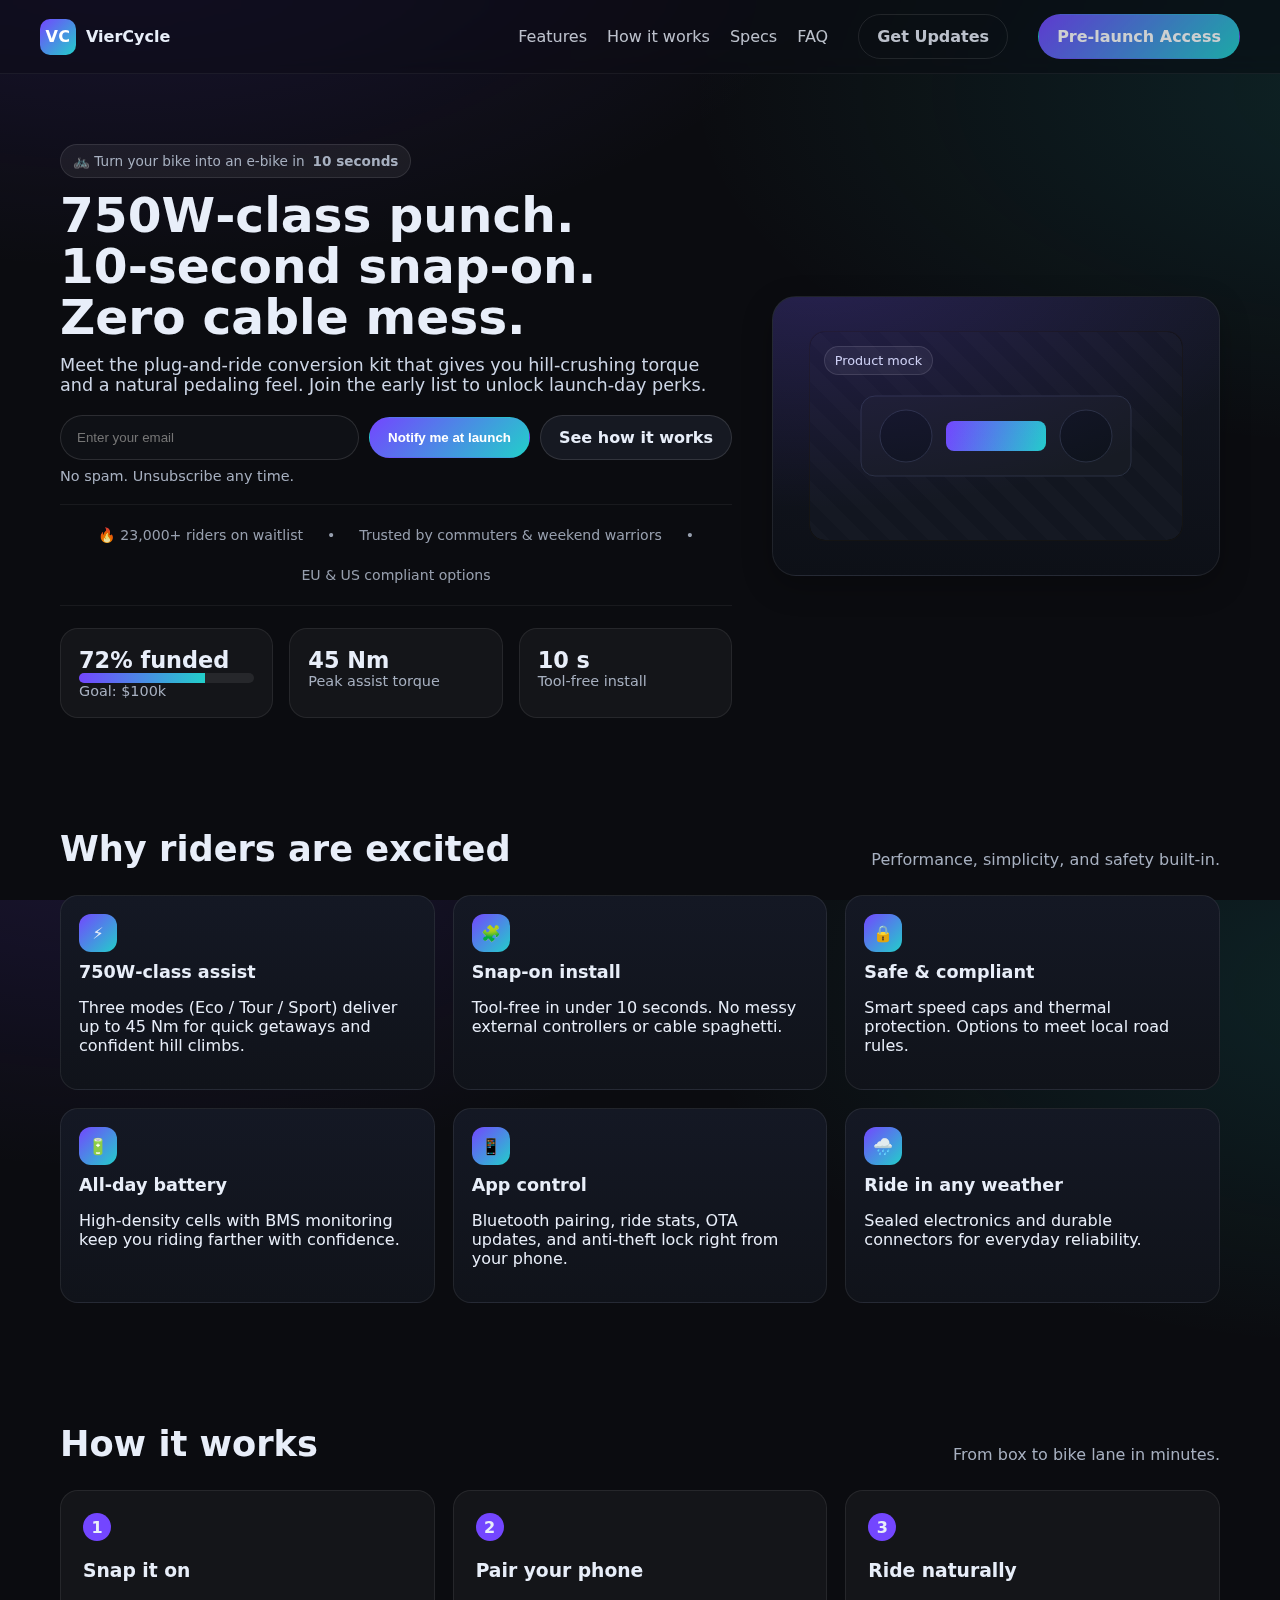
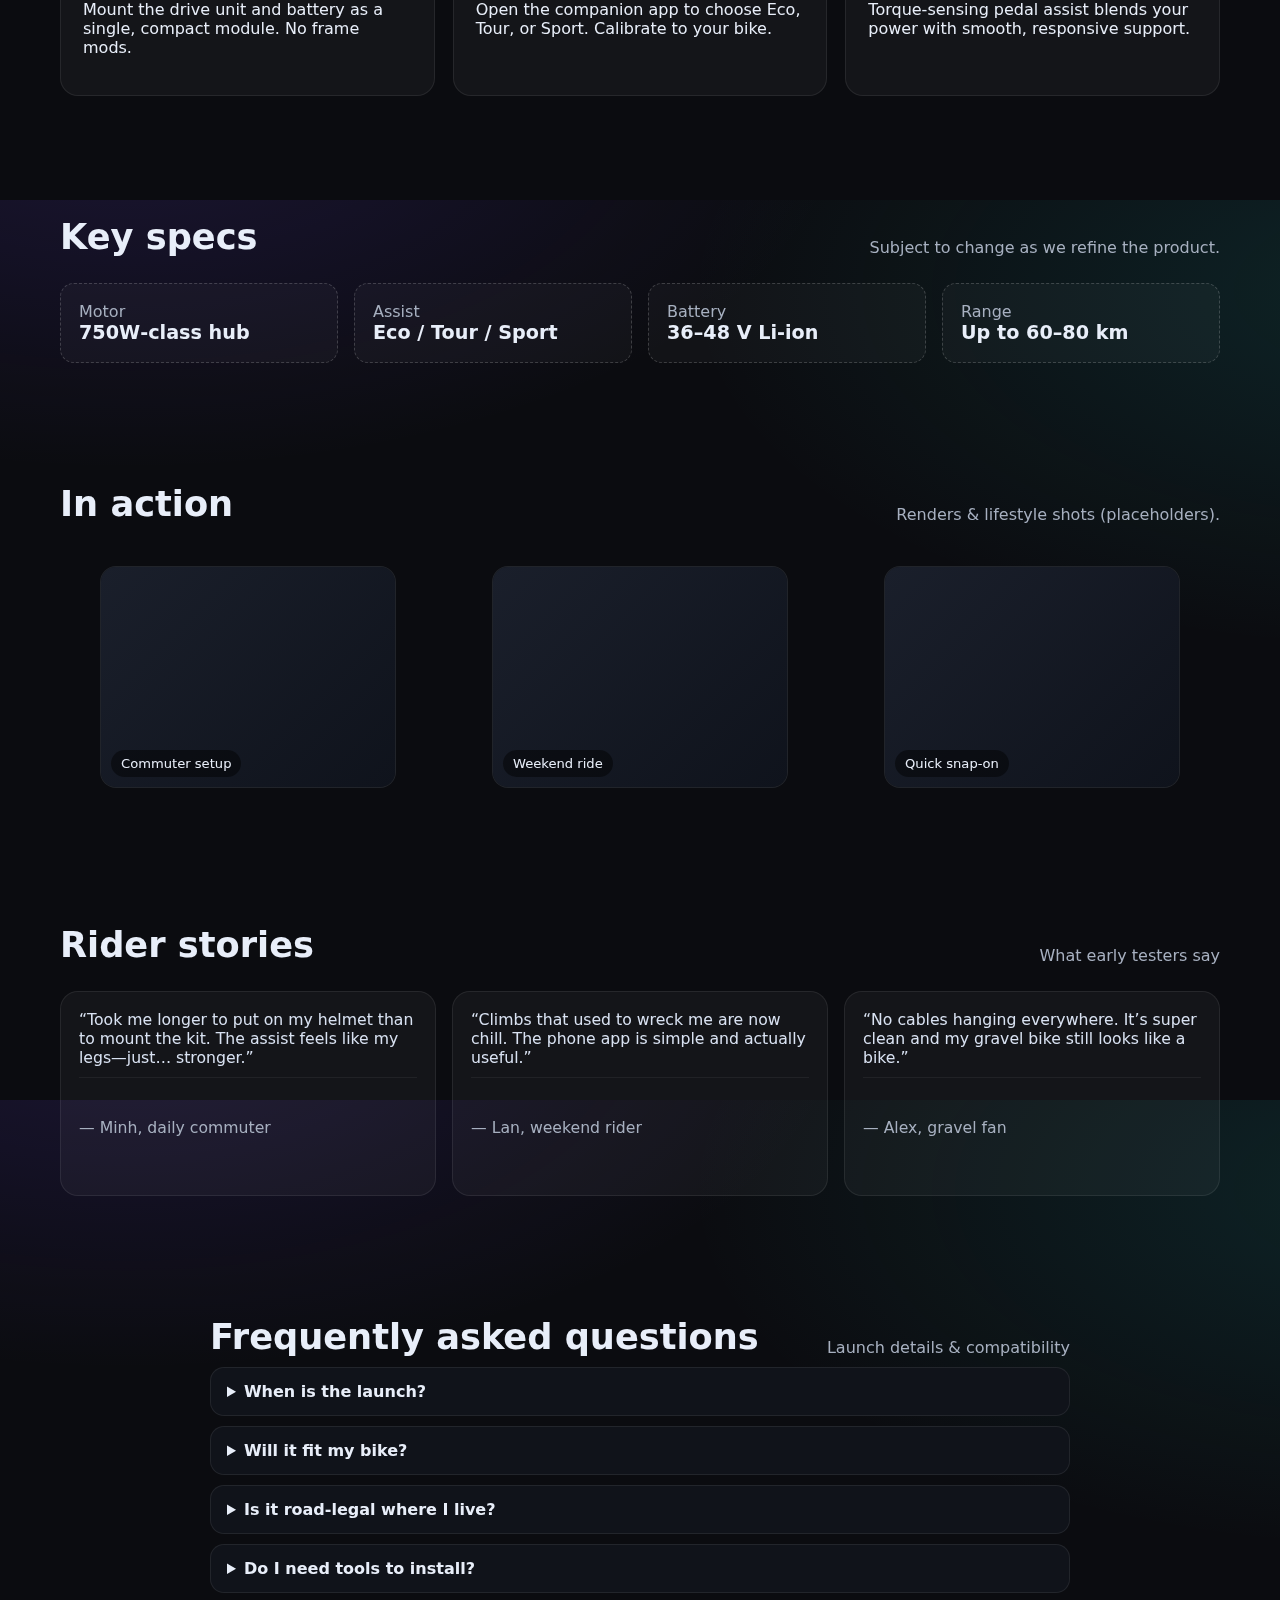
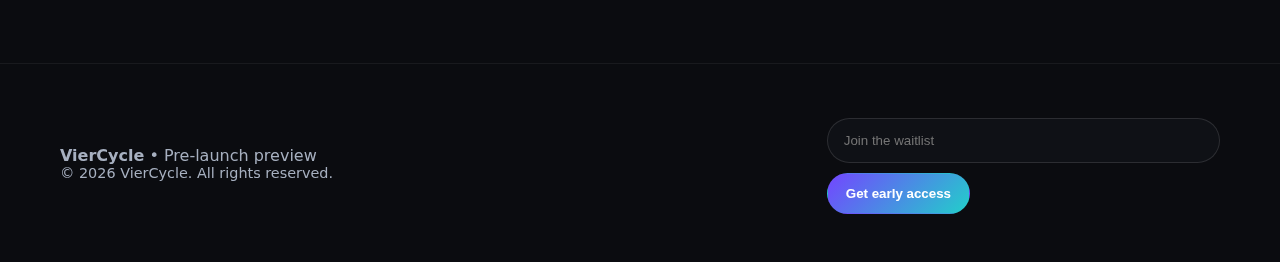
<file: ldp-01/index.html>
<!-- index.html -->
<!DOCTYPE html>
<html lang="en">
  <head>
    <meta charset="UTF-8" />
    <meta name="viewport" content="width=device-width, initial-scale=1" />
    <title>Turn Your Bike Electric in 10 Seconds – Prelaunch Style</title>
    <meta
      name="description"
      content="Prelaunch-style landing page: email capture, hero, features, steps, specs, gallery, testimonials, FAQ, and footer."
    />
    <link rel="stylesheet" href="style.css" />
  </head>
  <body>
    <!-- Header -->
    <header>
      <div class="container nav">
        <a class="brand" href="#">
          <div class="logo">VC</div>
          <strong>VierCycle</strong>
        </a>
        <nav class="nav-links" aria-label="primary">
          <a href="#features">Features</a>
          <a href="#how">How it works</a>
          <a href="#specs">Specs</a>
          <a href="#faq">FAQ</a>
          <a class="btn ghost" href="#notify">Get Updates</a>
          <a class="btn primary" href="#signup">Pre‑launch Access</a>
        </nav>
      </div>
    </header>

    <!-- Hero -->
    <section class="hero" id="top">
      <div class="container hero-grid">
        <div>
          <span class="eyebrow"
            >🚲 Turn your bike into an e‑bike in
            <strong>10 seconds</strong></span
          >
          <h1>750W‑class punch. 10‑second snap‑on. Zero cable mess.</h1>
          <p>
            Meet the plug‑and‑ride conversion kit that gives you hill‑crushing
            torque and a natural pedaling feel. Join the early list to unlock
            launch‑day perks.
          </p>

          <form id="signup" class="signup" action="#" method="post">
            <input
              type="email"
              name="email"
              placeholder="Enter your email"
              aria-label="Email"
              required
            />
            <button class="btn primary" type="submit">
              Notify me at launch
            </button>
            <a class="btn" href="#how">See how it works</a>
          </form>
          <div class="subtext">No spam. Unsubscribe any time.</div>

          <div class="strip">
            <div class="row">
              <span>🔥 23,000+ riders on waitlist</span>
              <span>•</span>
              <span>Trusted by commuters & weekend warriors</span>
              <span>•</span>
              <span>EU & US compliant options</span>
            </div>
          </div>

          <div class="stats">
            <div class="card">
              <div class="stat-num">72% funded</div>
              <div class="progress" aria-label="Funding progress">
                <i style="width: 72%"></i>
              </div>
              <div class="subtext">Goal: $100k</div>
            </div>
            <div class="card">
              <div class="stat-num">45 Nm</div>
              <div class="subtext">Peak assist torque</div>
            </div>
            <div class="card">
              <div class="stat-num">10 s</div>
              <div class="subtext">Tool‑free install</div>
            </div>
          </div>
        </div>

        <div class="device" aria-hidden="true">
          <div class="device-media">
            <div class="device-frame">
              <div class="mock">
                <span class="badge">Product mock</span>
                <div class="center-text">
                  <svg
                    width="280"
                    height="140"
                    viewBox="0 0 280 140"
                    fill="none"
                    xmlns="http://www.w3.org/2000/svg"
                    aria-hidden="true"
                  >
                    <rect
                      x="5"
                      y="30"
                      width="270"
                      height="80"
                      rx="14"
                      fill="#171b24"
                      stroke="#2a3142"
                    />
                    <circle
                      cx="50"
                      cy="70"
                      r="26"
                      fill="#0e131c"
                      stroke="#2a3142"
                    />
                    <circle
                      cx="230"
                      cy="70"
                      r="26"
                      fill="#0e131c"
                      stroke="#2a3142"
                    />
                    <rect
                      x="90"
                      y="55"
                      width="100"
                      height="30"
                      rx="8"
                      fill="url(#g)"
                    />
                    <defs>
                      <linearGradient
                        id="g"
                        x1="90"
                        x2="190"
                        y1="55"
                        y2="85"
                        gradientUnits="userSpaceOnUse"
                      >
                        <stop stop-color="#7346FF" />
                        <stop offset="1" stop-color="#22CFCA" />
                      </linearGradient>
                    </defs>
                  </svg>
                </div>
              </div>
            </div>
          </div>
        </div>
      </div>
    </section>

    <!-- Features -->
    <section id="features">
      <div class="container">
        <div class="section-head">
          <h2>Why riders are excited</h2>
          <p>Performance, simplicity, and safety built‑in.</p>
        </div>
        <div class="features">
          <div class="feature">
            <div class="icon">⚡</div>
            <h3>750W‑class assist</h3>
            <p>
              Three modes (Eco / Tour / Sport) deliver up to 45 Nm for quick
              getaways and confident hill climbs.
            </p>
          </div>
          <div class="feature">
            <div class="icon">🧩</div>
            <h3>Snap‑on install</h3>
            <p>
              Tool‑free in under 10 seconds. No messy external controllers or
              cable spaghetti.
            </p>
          </div>
          <div class="feature">
            <div class="icon">🔒</div>
            <h3>Safe & compliant</h3>
            <p>
              Smart speed caps and thermal protection. Options to meet local
              road rules.
            </p>
          </div>
          <div class="feature">
            <div class="icon">🔋</div>
            <h3>All‑day battery</h3>
            <p>
              High‑density cells with BMS monitoring keep you riding farther
              with confidence.
            </p>
          </div>
          <div class="feature">
            <div class="icon">📱</div>
            <h3>App control</h3>
            <p>
              Bluetooth pairing, ride stats, OTA updates, and anti‑theft lock
              right from your phone.
            </p>
          </div>
          <div class="feature">
            <div class="icon">🌧️</div>
            <h3>Ride in any weather</h3>
            <p>
              Sealed electronics and durable connectors for everyday
              reliability.
            </p>
          </div>
        </div>
      </div>
    </section>

    <!-- How it works -->
    <section id="how">
      <div class="container">
        <div class="section-head">
          <h2>How it works</h2>
          <p>From box to bike lane in minutes.</p>
        </div>
        <div class="steps">
          <div class="step">
            <div class="num">1</div>
            <h3>Snap it on</h3>
            <p>
              Mount the drive unit and battery as a single, compact module. No
              frame mods.
            </p>
          </div>
          <div class="step">
            <div class="num">2</div>
            <h3>Pair your phone</h3>
            <p>
              Open the companion app to choose Eco, Tour, or Sport. Calibrate to
              your bike.
            </p>
          </div>
          <div class="step">
            <div class="num">3</div>
            <h3>Ride naturally</h3>
            <p>
              Torque‑sensing pedal assist blends your power with smooth,
              responsive support.
            </p>
          </div>
        </div>
      </div>
    </section>

    <!-- Specs quick strip -->
    <section id="specs" aria-label="Specifications">
      <div class="container">
        <div class="section-head">
          <h2>Key specs</h2>
          <p>Subject to change as we refine the product.</p>
        </div>
        <div class="specs">
          <div class="spec">
            <div class="k">Motor</div>
            <div class="v">750W‑class hub</div>
          </div>
          <div class="spec">
            <div class="k">Assist</div>
            <div class="v">Eco / Tour / Sport</div>
          </div>
          <div class="spec">
            <div class="k">Battery</div>
            <div class="v">36–48 V Li‑ion</div>
          </div>
          <div class="spec">
            <div class="k">Range</div>
            <div class="v">Up to 60–80 km</div>
          </div>
        </div>
      </div>
    </section>

    <!-- Gallery / Press -->
    <section>
      <div class="container">
        <div class="section-head">
          <h2>In action</h2>
          <p>Renders & lifestyle shots (placeholders).</p>
        </div>
        <div class="gallery">
          <figure class="tile">
            <div class="ph"></div>
            <figcaption class="label">Commuter setup</figcaption>
          </figure>
          <figure class="tile">
            <div class="ph"></div>
            <figcaption class="label">Weekend ride</figcaption>
          </figure>
          <figure class="tile">
            <div class="ph"></div>
            <figcaption class="label">Quick snap‑on</figcaption>
          </figure>
        </div>
      </div>
    </section>

    <!-- Testimonials -->
    <section>
      <div class="container">
        <div class="section-head">
          <h2>Rider stories</h2>
          <p>What early testers say</p>
        </div>
        <div class="quotes">
          <blockquote>
            “Took me longer to put on my helmet than to mount the kit. The
            assist feels like my legs—just… stronger.”
            <footer>— Minh, daily commuter</footer>
          </blockquote>
          <blockquote>
            “Climbs that used to wreck me are now chill. The phone app is simple
            and actually useful.”
            <footer>— Lan, weekend rider</footer>
          </blockquote>
          <blockquote>
            “No cables hanging everywhere. It’s super clean and my gravel bike
            still looks like a bike.”
            <footer>— Alex, gravel fan</footer>
          </blockquote>
        </div>
      </div>
    </section>

    <!-- FAQ -->
    <section id="faq">
      <div class="container faq">
        <div class="section-head" style="margin-bottom: 6px">
          <h2>Frequently asked questions</h2>
          <p>Launch details & compatibility</p>
        </div>

        <details>
          <summary>When is the launch?</summary>
          <p>
            We’re preparing a limited early‑bird run. Add your email above to be
            the first to know.
          </p>
        </details>
        <details>
          <summary>Will it fit my bike?</summary>
          <p>
            Designed for common frames and wheel sizes. Final fit chart will be
            shared before checkout.
          </p>
        </details>
        <details>
          <summary>Is it road‑legal where I live?</summary>
          <p>
            We’ll offer region‑specific speed/power configurations to align with
            local regulations.
          </p>
        </details>
        <details>
          <summary>Do I need tools to install?</summary>
          <p>
            No special tools required—snap‑on design. A quick start guide is
            included.
          </p>
        </details>
      </div>
    </section>

    <!-- Footer -->
    <footer id="notify">
      <div class="container">
        <div
          style="
            display: flex;
            flex-wrap: wrap;
            gap: 16px;
            align-items: center;
            justify-content: space-between;
          "
        >
          <div>
            <strong>VierCycle</strong> • Pre‑launch preview
            <div class="subtext">
              © <span id="year"></span> VierCycle. All rights reserved.
            </div>
          </div>
          <form class="signup" action="#" method="post">
            <input type="email" placeholder="Join the waitlist" required />
            <button class="btn primary" type="submit">Get early access</button>
          </form>
        </div>
      </div>
    </footer>

    <script>
      document.getElementById("year").textContent = new Date().getFullYear();
    </script>
  </body>
</html>
</file>
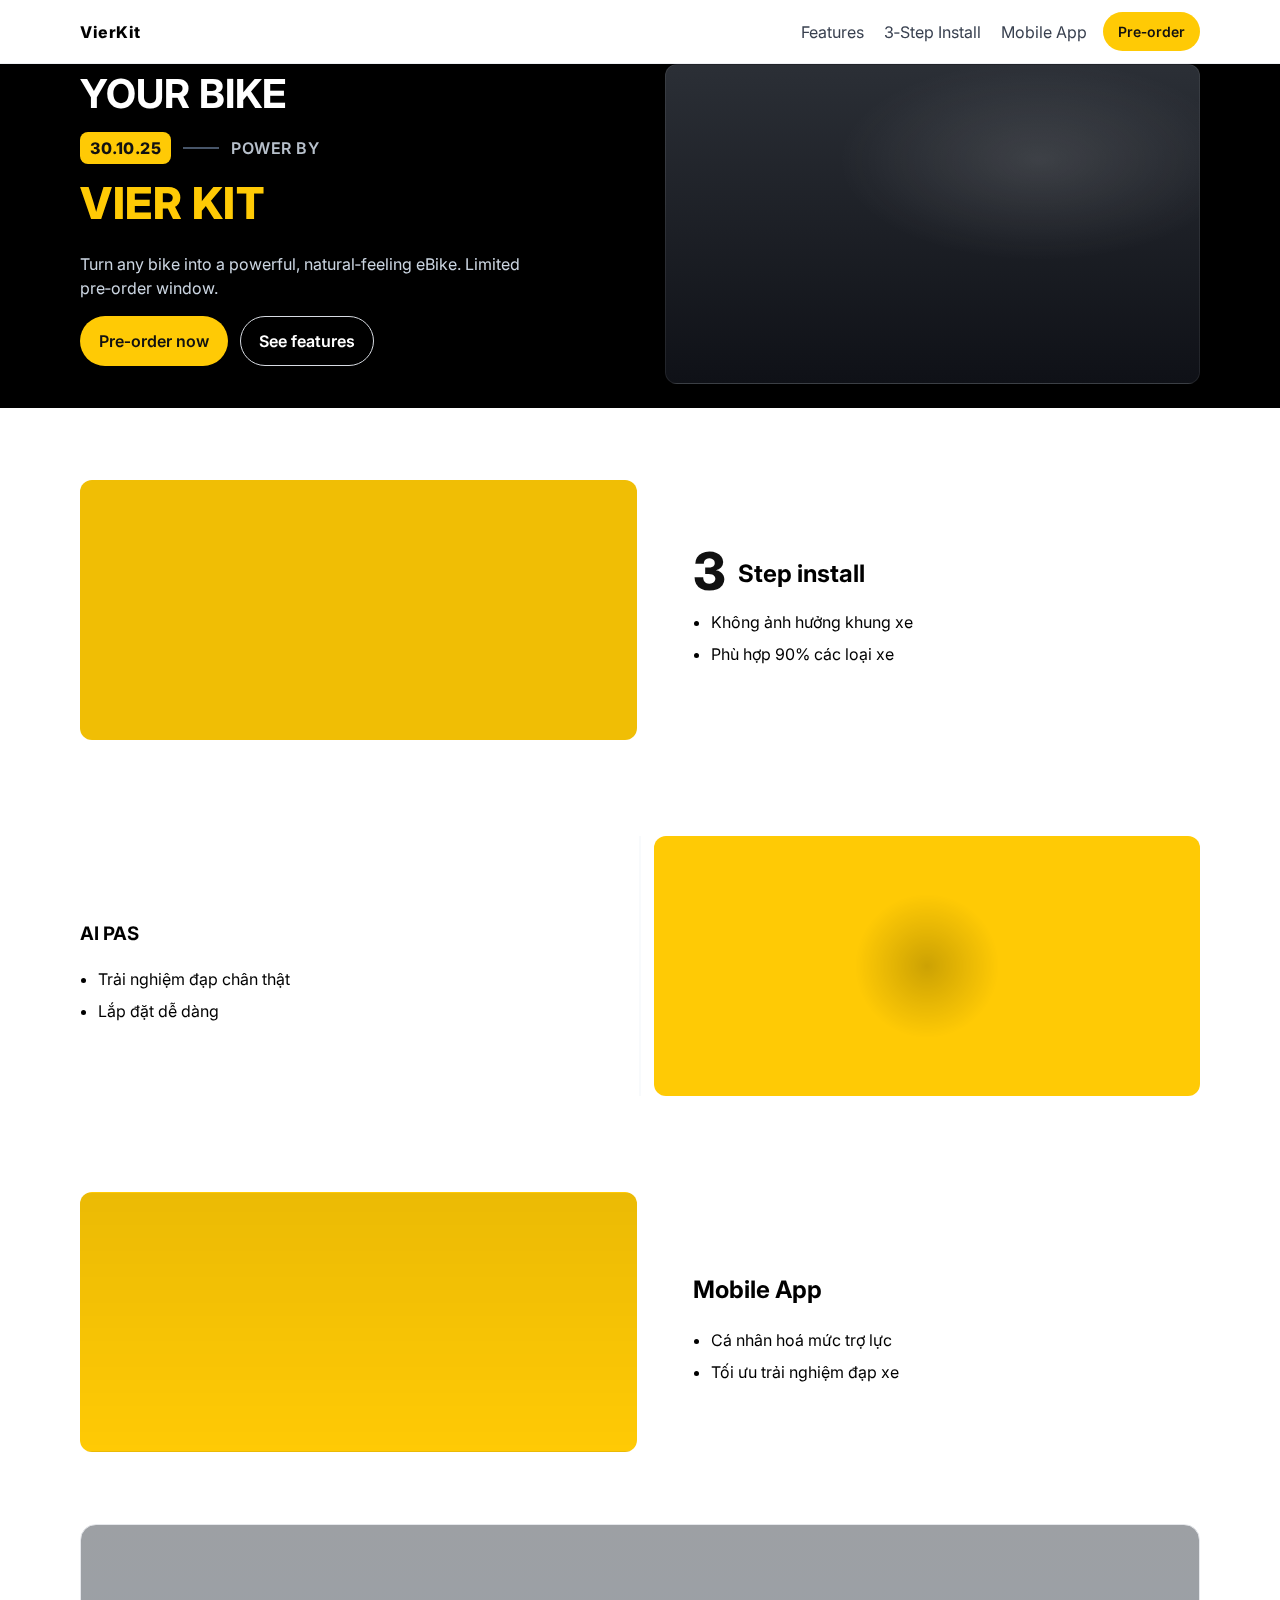
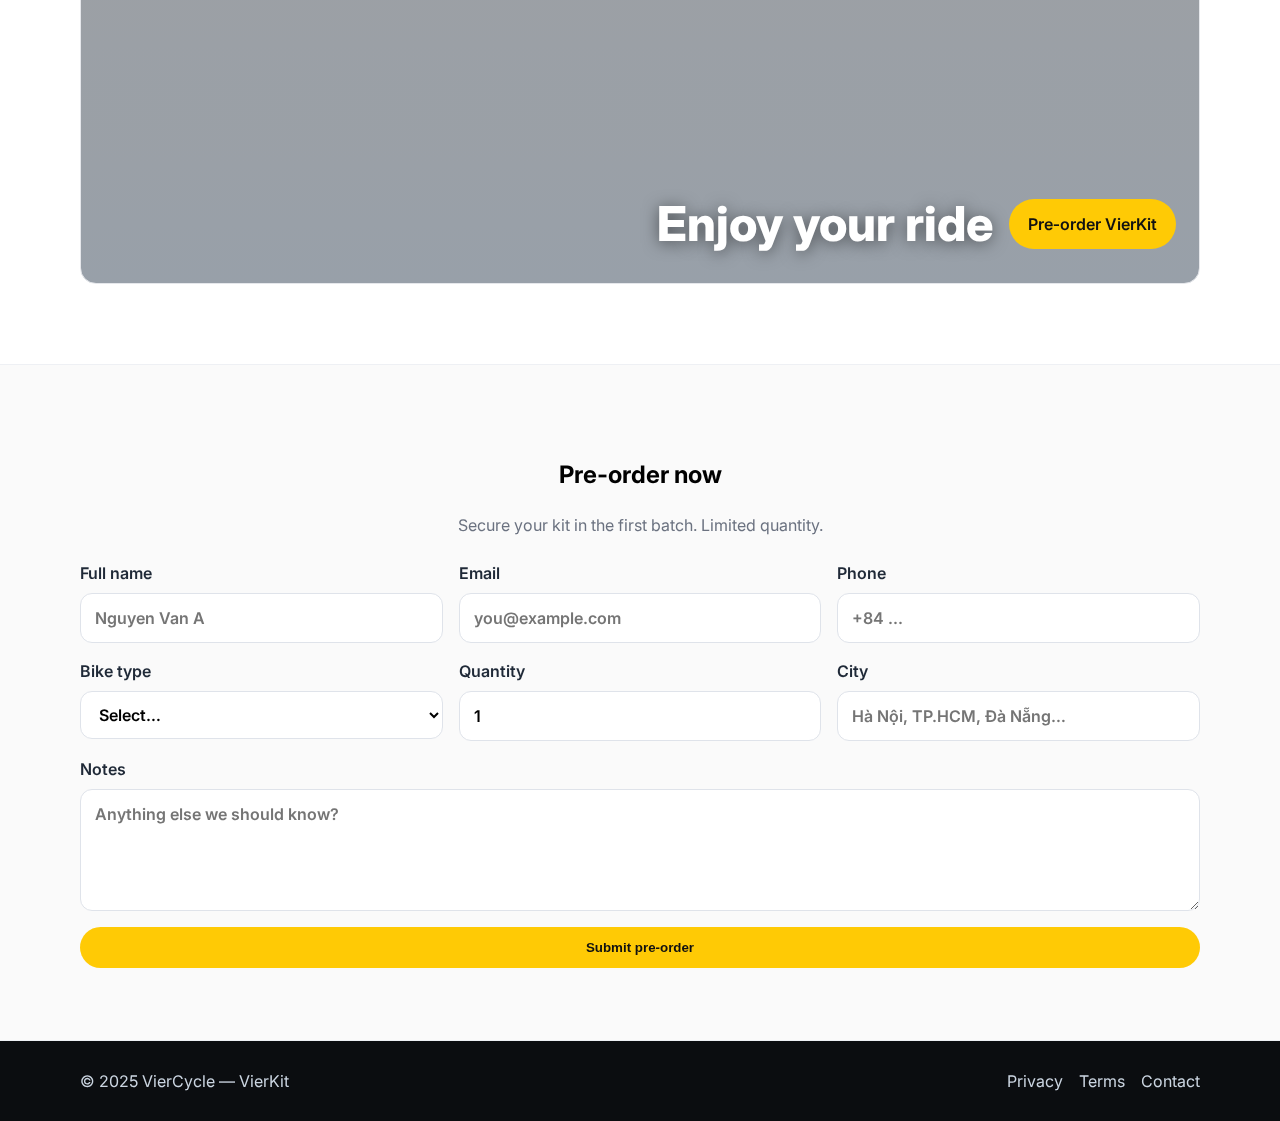
<file: ldp-u/index.html>
<!DOCTYPE html>
<html lang="en">
<head>
  <meta charset="UTF-8" />
  <meta name="viewport" content="width=device-width, initial-scale=1.0" />
  <title>VierKit — Pre‑Order</title>
  <meta name="description" content="Pre‑order VierKit: convert your bike to eBike in 3 steps. Natural AI PAS, compact design, mobile app.">
  <link rel="preconnect" href="https://fonts.googleapis.com">
  <link rel="preconnect" href="https://fonts.gstatic.com" crossorigin>
  <link href="https://fonts.googleapis.com/css2?family=Inter:wght@400;600;800&display=swap" rel="stylesheet">
  <link rel="stylesheet" href="style.css" />
</head>
<body>
  <header class="site-header">
    <div class="container header-inner">
      <a href="#" class="logo">VierKit</a>
      <nav class="nav">
        <a href="#features">Features</a>
        <a href="#install">3‑Step Install</a>
        <a href="#app">Mobile App</a>
      </nav>
      <a href="#preorder" class="btn btn-sm btn-primary">Pre‑order</a>
    </div>
  </header>

  <!-- Hero -->
  <section class="hero">
    <div class="container hero-inner">
      <div class="hero-card">
        <div class="hero-left">
          <h1 class="hero-kicker">YOUR BIKE</h1>
          <div class="hero-sub">
            <span class="hero-date">30.10.25</span>
            <span class="hero-divider"></span>
            <span class="hero-power">POWER BY</span>
          </div>
          <div class="hero-brand">VIER KIT</div>
          <p class="hero-copy">Turn any bike into a powerful, natural‑feeling eBike. Limited pre‑order window.</p>
          <div class="hero-ctas">
            <a href="#preorder" class="btn btn-primary">Pre‑order now</a>
            <a href="#features" class="btn btn-ghost">See features</a>
          </div>
        </div>
        <div class="hero-right">
          <!-- Replace this with a real hero image of the bike/kit -->
          <div class="img hero-image" aria-label="VierKit hero image"></div>
        </div>
      </div>
    </div>
  </section>

  <!-- 3 Step Install -->
  <section id="install" class="section">
    <div class="container grid-2 gap-lg align-center">
      <div class="img img-yellow img-bike" aria-label="Install illustration"></div>
      <div>
        <div class="heading-row">
          <div class="num">3</div>
          <h2>Step install</h2>
        </div>
        <ul class="bullets">
          <li>Không ảnh hưởng khung xe</li>
          <li>Phù hợp 90% các loại xe</li>
        </ul>
      </div>
    </div>
  </section>

  <!-- AI PAS + Kit Visual -->
  <section id="features" class="section section-split">
    <div class="container split">
      <div class="split-left">
        <h3 class="eyebrow">AI PAS</h3>
        <ul class="bullets">
          <li>Trải nghiệm đạp chân thật</li>
          <li>Lắp đặt dễ dàng</li>
        </ul>
      </div>
      <div class="split-right">
        <div class="img img-yellow img-hub" aria-label="Hub motor photo"></div>
      </div>
    </div>
  </section>

  <!-- Mobile App -->
  <section id="app" class="section">
    <div class="container grid-2 gap-lg align-center reverse-on-mobile">
      <div class="img img-yellow img-app" aria-label="Mobile app mockup"></div>
      <div>
        <h2>Mobile App</h2>
        <ul class="bullets">
          <li>Cá nhân hoá mức trợ lực</li>
          <li>Tối ưu trải nghiệm đạp xe</li>
        </ul>
      </div>
    </div>
  </section>

  <!-- Enjoy banner -->
  <section class="enjoy">
    <div class="container enjoy-inner">
      <div class="img enjoy-image" aria-label="Bike on road"></div>
      <div class="enjoy-text">
        <div class="enjoy-headline">Enjoy <span>your ride</span></div>
        <a id="preorder" href="#form" class="btn btn-secondary">Pre‑order VierKit</a>
      </div>
    </div>
  </section>

  <!-- Preorder form (lightweight placeholder) -->
  <section id="form" class="section form-section">
    <div class="container">
      <h2 class="center">Pre‑order now</h2>
      <p class="center sub">Secure your kit in the first batch. Limited quantity.</p>
      <form class="form" onsubmit="event.preventDefault(); alert('Thanks! We will contact you shortly.');">
        <div class="form-grid">
          <label>Full name
            <input type="text" required placeholder="Nguyen Van A" />
          </label>
          <label>Email
            <input type="email" required placeholder="you@example.com" />
          </label>
          <label>Phone
            <input type="tel" required placeholder="+84 ..." />
          </label>
          <label>Bike type
            <select required>
              <option value="">Select…</option>
              <option>Road</option>
              <option>MTB</option>
              <option>Hybrid/City</option>
              <option>Folding</option>
            </select>
          </label>
          <label>Quantity
            <input type="number" min="1" value="1" />
          </label>
          <label>City
            <input type="text" placeholder="Hà Nội, TP.HCM, Đà Nẵng…" />
          </label>
        </div>
        <label>Notes
          <textarea rows="4" placeholder="Anything else we should know?"></textarea>
        </label>
        <button class="btn btn-primary btn-block" type="submit">Submit pre‑order</button>
      </form>
    </div>
  </section>

  <footer class="site-footer">
    <div class="container footer-inner">
      <div>© 2025 VierCycle — VierKit</div>
      <div class="footer-links">
        <a href="#">Privacy</a>
        <a href="#">Terms</a>
        <a href="#">Contact</a>
      </div>
    </div>
  </footer>
</body>
</html>
</file>
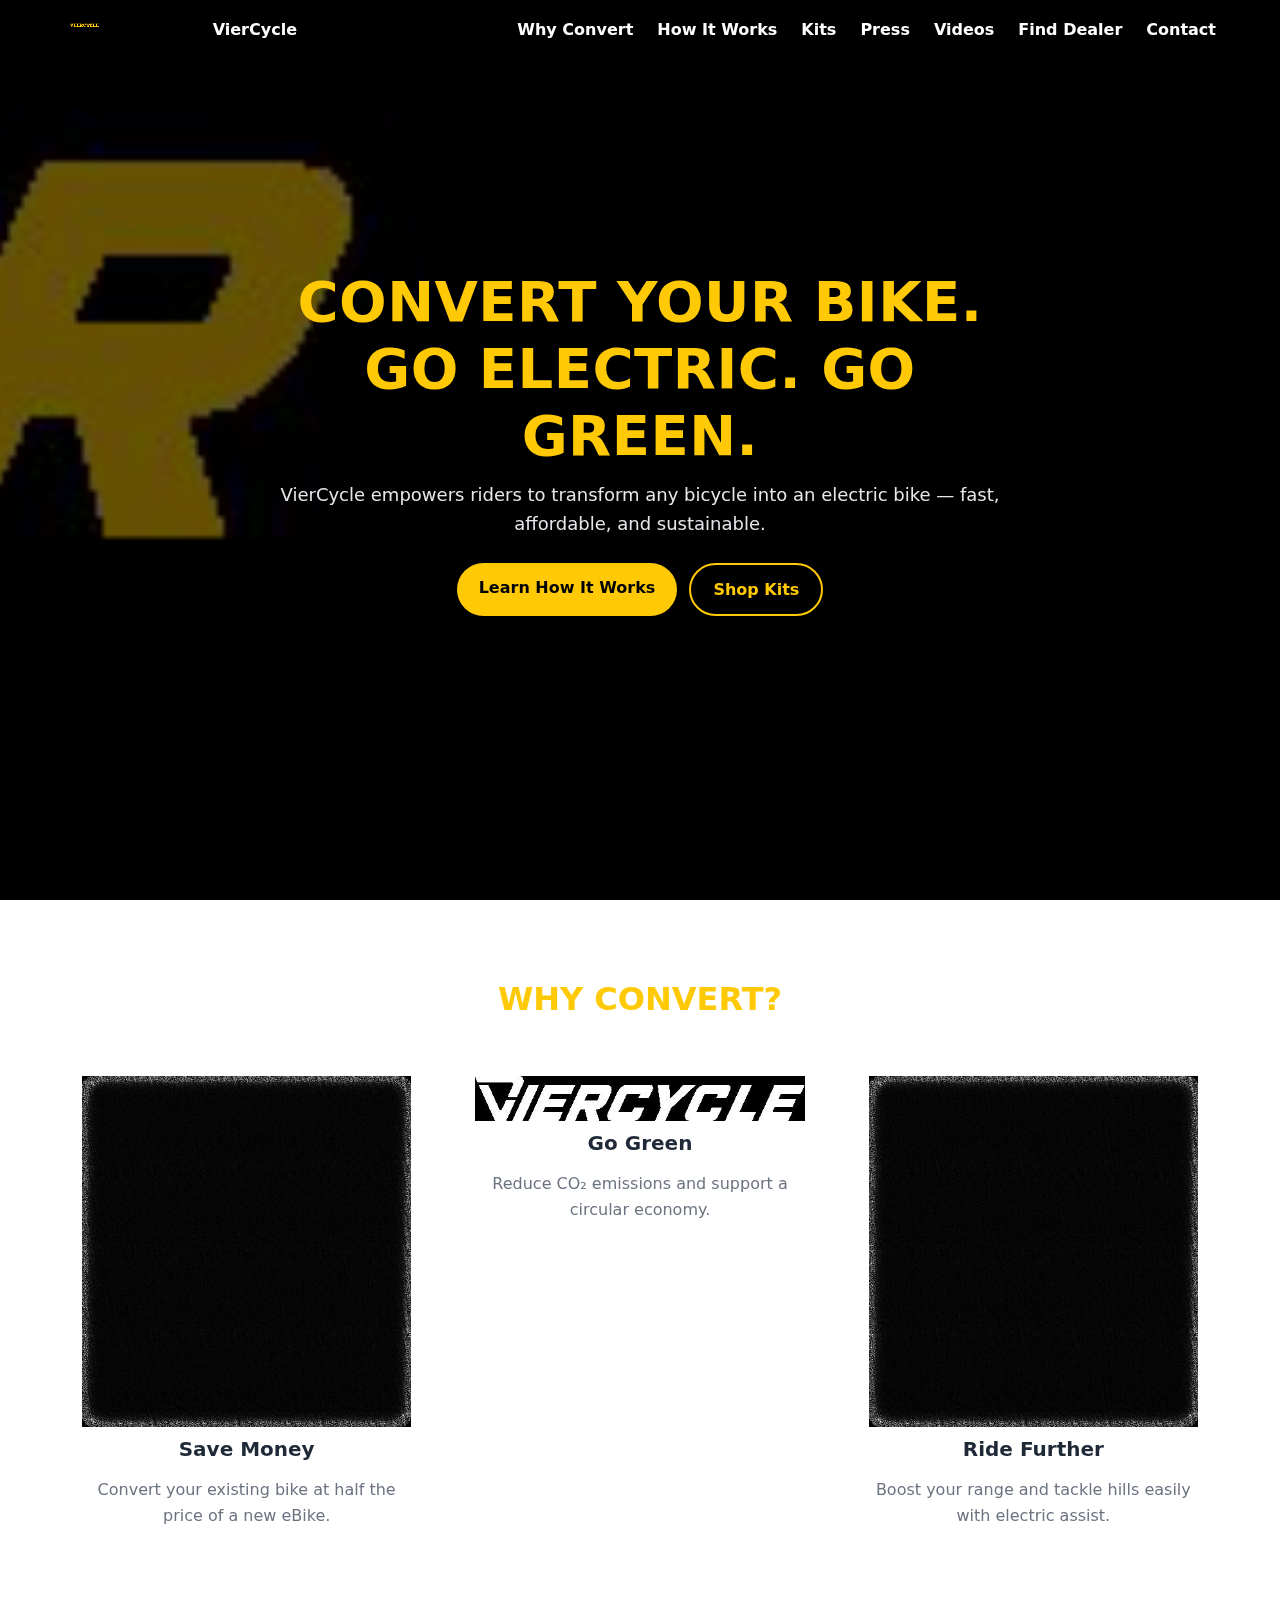
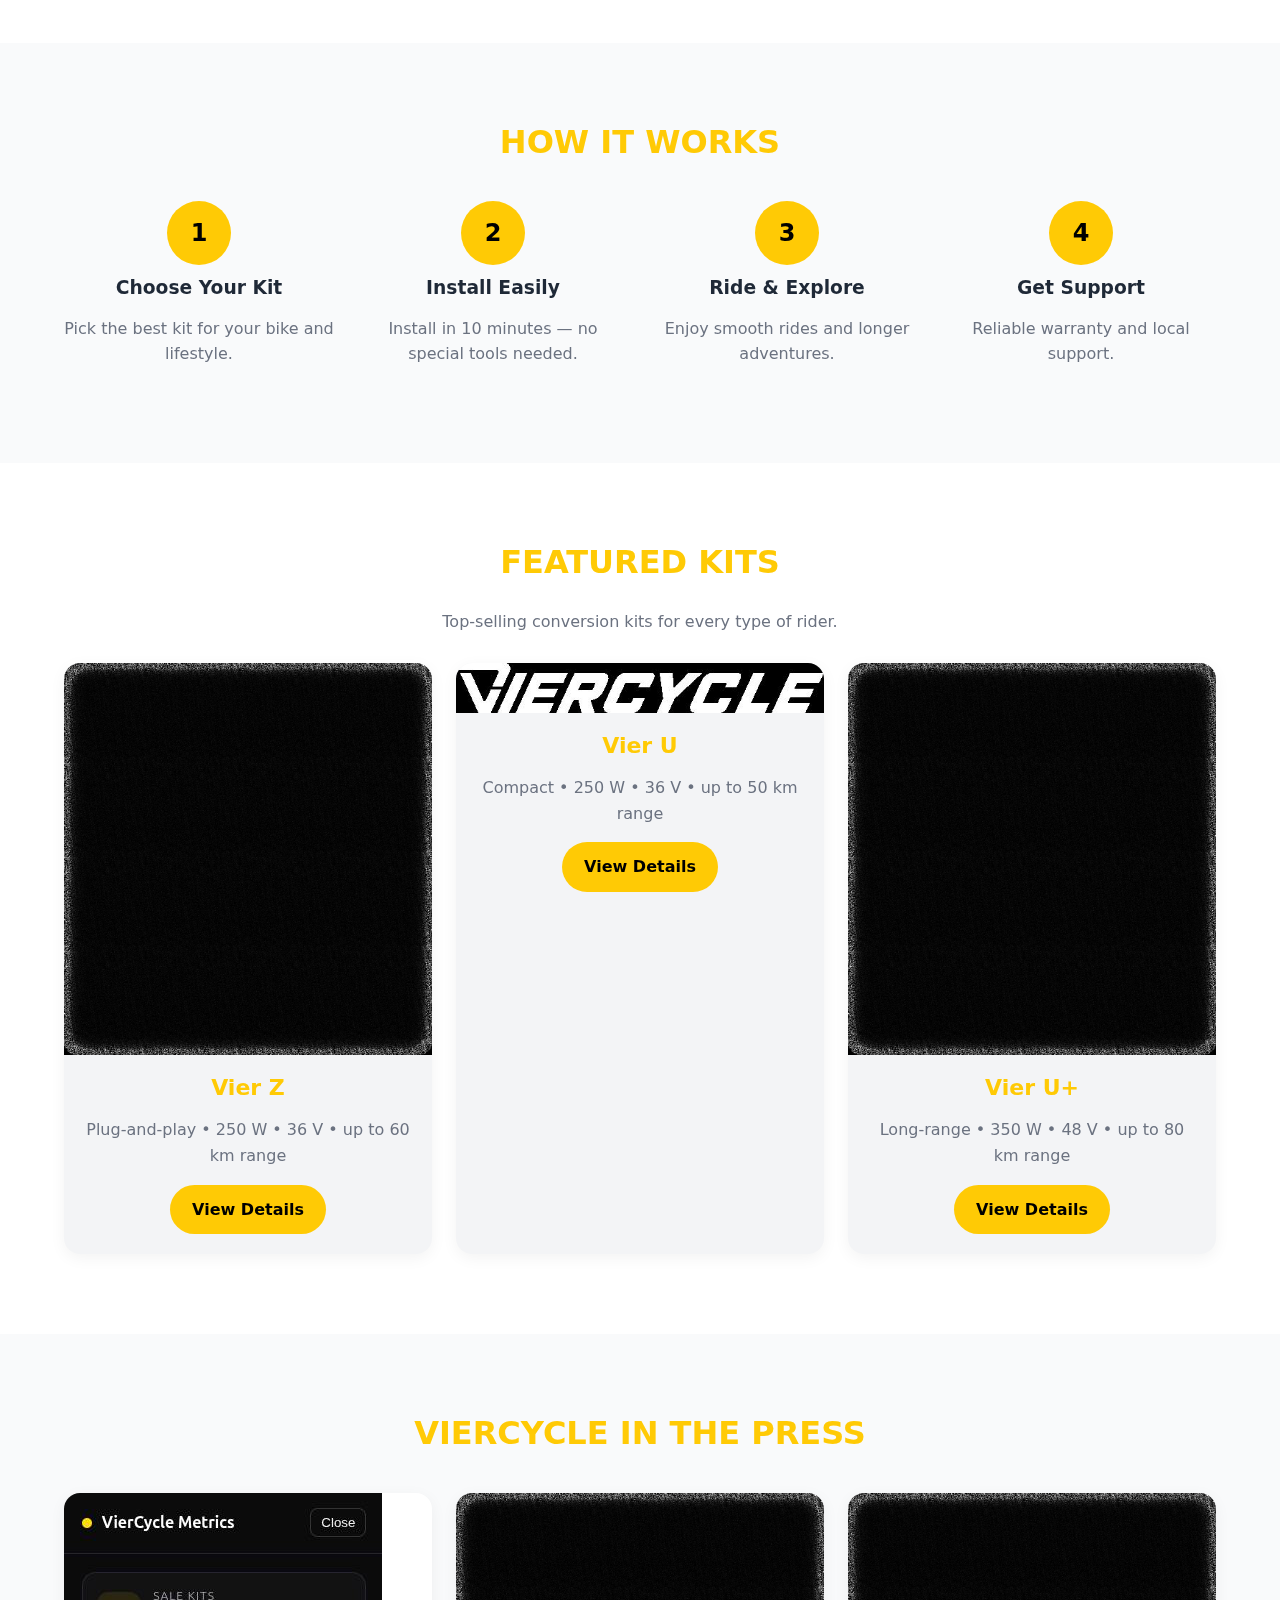
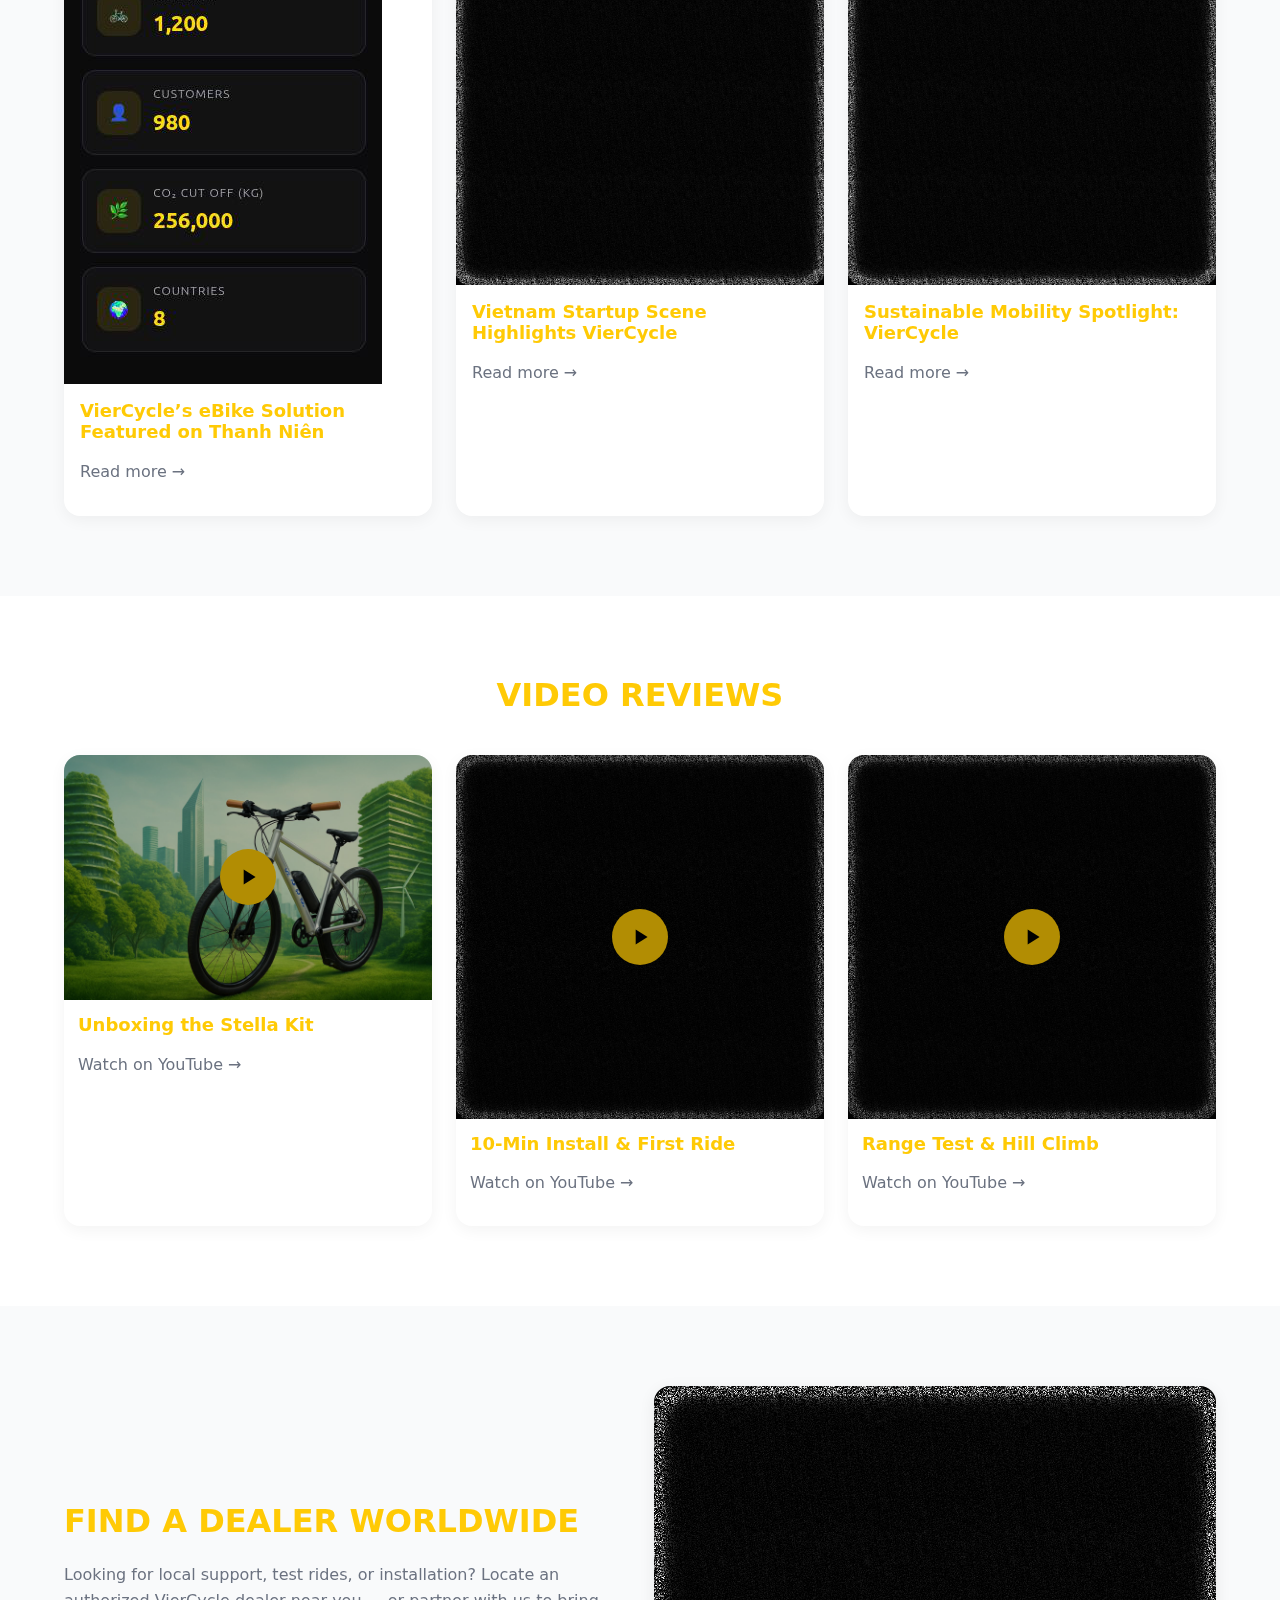
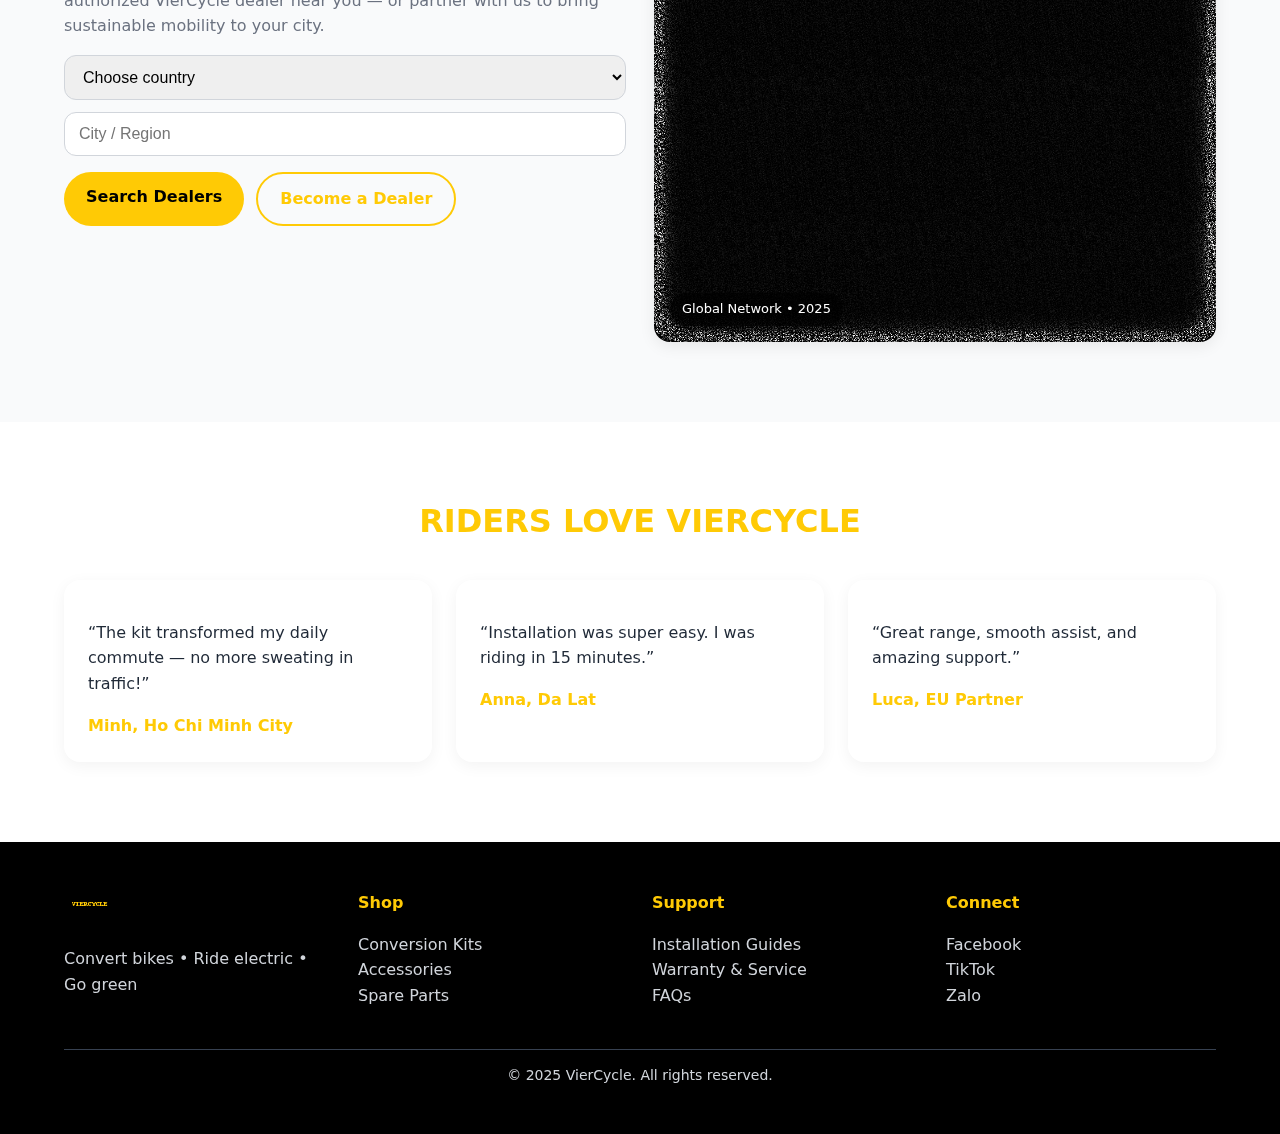
<file: viercycle_site_export/index.html>
<!DOCTYPE html>
<html lang="en">
<head>
  <meta charset="UTF-8" />
  <meta name="viewport" content="width=device-width, initial-scale=1.0" />
  <title>VierCycle — Convert Your Bike. Go Electric. Go Green.</title>
  <link rel="icon" type="image/png" href="assets/logo.png" />
  <link rel="stylesheet" href="style.css" />
</head>
<body>
  <!-- NAV -->
  <header class="nav">
    <div class="inner">
      <a href="#" class="brand">
        <img src="assets/logo.png" alt="VierCycle" />
        <strong>VierCycle</strong>
      </a>
      <nav class="menu" aria-label="Primary">
        <a href="#why">Why Convert</a>
        <a href="#how">How It Works</a>
        <a href="#kits">Kits</a>
        <a href="#press">Press</a>
        <a href="#videos">Videos</a>
        <a href="#dealer">Find Dealer</a>
        <a href="#contact">Contact</a>
      </nav>
      <button class="hamburger" aria-label="Menu">
        <svg xmlns="http://www.w3.org/2000/svg" viewBox="0 0 24 24" stroke="#fff" fill="none" stroke-width="2"><path stroke-linecap="round" stroke-linejoin="round" d="M4 6h16M4 12h16M4 18h16"/></svg>
      </button>
    </div>
  </header>

  <!-- HERO -->
  <section class="hero" id="hero">
    <div class="bg" style="background-image:url('assets/img_p1_1.png')"></div>
    <div class="hero-inner">
      <h1>Convert Your Bike. Go Electric. Go Green.</h1>
      <p>VierCycle empowers riders to transform any bicycle into an electric bike — fast, affordable, and sustainable.</p>
      <div class="actions">
        <a href="#how" class="btn btn-primary">Learn How It Works</a>
        <a href="#kits" class="btn btn-outline">Shop Kits</a>
      </div>
    </div>
  </section>

  <!-- WHY CONVERT -->
  <section id="why">
    <div class="container">
      <h2 class="section-title">Why Convert?</h2>
      <div class="grid-3">
        <div class="card">
          <img src="assets/img_p1_2.png" alt="Save Money" />
          <h3>Save Money</h3>
          <p>Convert your existing bike at half the price of a new eBike.</p>
        </div>
        <div class="card">
          <img src="assets/img_p1_3.png" alt="Go Green" />
          <h3>Go Green</h3>
          <p>Reduce CO₂ emissions and support a circular economy.</p>
        </div>
        <div class="card">
          <img src="assets/img_p1_4.png" alt="Ride Further" />
          <h3>Ride Further</h3>
          <p>Boost your range and tackle hills easily with electric assist.</p>
        </div>
      </div>
    </div>
  </section>

  <!-- HOW IT WORKS -->
  <section id="how" class="alt">
    <div class="container">
      <h2 class="section-title">How It Works</h2>
      <div class="steps">
        <div>
          <div class="step-num">1</div>
          <h3>Choose Your Kit</h3>
          <p class="muted">Pick the best kit for your bike and lifestyle.</p>
        </div>
        <div>
          <div class="step-num">2</div>
          <h3>Install Easily</h3>
          <p class="muted">Install in 10 minutes — no special tools needed.</p>
        </div>
        <div>
          <div class="step-num">3</div>
          <h3>Ride & Explore</h3>
          <p class="muted">Enjoy smooth rides and longer adventures.</p>
        </div>
        <div>
          <div class="step-num">4</div>
          <h3>Get Support</h3>
          <p class="muted">Reliable warranty and local support.</p>
        </div>
      </div>
    </div>
  </section>

  <!-- FEATURED KITS -->
  <section id="kits">
    <div class="container">
      <h2 class="section-title">Featured Kits</h2>
      <p class="muted" style="text-align:center;margin:-12px 0 28px">Top-selling conversion kits for every type of rider.</p>
      <div class="grid-3 cards">
        <article class="product">
          <img src="assets/img_p1_2.png" alt="Vier Z" />
          <div class="body">
            <h3>Vier Z</h3>
            <p class="muted">Plug-and-play • 250 W • 36 V • up to 60 km range</p>
            <a href="#" class="btn btn-primary">View Details</a>
          </div>
        </article>
        <article class="product">
          <img src="assets/img_p1_3.png" alt="Vier U" />
          <div class="body">
            <h3>Vier U</h3>
            <p class="muted">Compact • 250 W • 36 V • up to 50 km range</p>
            <a href="#" class="btn btn-primary">View Details</a>
          </div>
        </article>
        <article class="product">
          <img src="assets/img_p1_4.png" alt="Vier U+" />
          <div class="body">
            <h3>Vier U+</h3>
            <p class="muted">Long-range • 350 W • 48 V • up to 80 km range</p>
            <a href="#" class="btn btn-primary">View Details</a>
          </div>
        </article>
      </div>
    </div>
  </section>

  <!-- PRESS -->
  <section id="press" class="alt">
    <div class="container">
      <h2 class="section-title">VierCycle In The Press</h2>
      <div class="press-grid">
        <a class="press-item" href="https://thanhnien.vn" target="_blank" rel="noopener">
          <img src="assets/img_p1_5.png" alt="Thanh Nien" />
          <div class="body">
            <h3>VierCycle’s eBike Solution Featured on Thanh Niên</h3>
            <p class="muted">Read more →</p>
          </div>
        </a>
        <a class="press-item" href="#" target="_blank" rel="noopener">
          <img src="assets/img_p1_6.png" alt="Article" />
          <div class="body">
            <h3>Vietnam Startup Scene Highlights VierCycle</h3>
            <p class="muted">Read more →</p>
          </div>
        </a>
        <a class="press-item" href="#" target="_blank" rel="noopener">
          <img src="assets/img_p1_7.png" alt="News" />
          <div class="body">
            <h3>Sustainable Mobility Spotlight: VierCycle</h3>
            <p class="muted">Read more →</p>
          </div>
        </a>
      </div>
    </div>
  </section>

  <!-- VIDEOS -->
  <section id="videos">
    <div class="container">
      <h2 class="section-title">Video Reviews</h2>
      <div class="video-grid">
        <div class="video">
          <div class="thumb">
            <img src="assets/img_p1_8.png" alt="Unboxing the Stella Kit" />
            <div class="play"><div class="dot">
              <svg viewBox="0 0 24 24"><path d="M8 5v14l11-7z"/></svg>
            </div></div>
          </div>
          <div class="body"><h3>Unboxing the Stella Kit</h3><p class="muted">Watch on YouTube →</p></div>
        </div>
        <div class="video">
          <div class="thumb">
            <img src="assets/img_p1_9.png" alt="10-Min Install & First Ride" />
            <div class="play"><div class="dot"><svg viewBox="0 0 24 24"><path d="M8 5v14l11-7z"/></svg></div></div>
          </div>
          <div class="body"><h3>10-Min Install & First Ride</h3><p class="muted">Watch on YouTube →</p></div>
        </div>
        <div class="video">
          <div class="thumb">
            <img src="assets/img_p1_10.png" alt="Range Test & Hill Climb" />
            <div class="play"><div class="dot"><svg viewBox="0 0 24 24"><path d="M8 5v14l11-7z"/></svg></div></div>
          </div>
          <div class="body"><h3>Range Test & Hill Climb</h3><p class="muted">Watch on YouTube →</p></div>
        </div>
      </div>
    </div>
  </section>

  <!-- DEALER -->
  <section id="dealer" class="alt">
    <div class="container dealer">
      <div>
        <h2 class="section-title" style="text-align:left">Find a Dealer Worldwide</h2>
        <p class="muted" style="margin-top:-18px;margin-bottom:16px">Looking for local support, test rides, or installation? Locate an authorized VierCycle dealer near you — or partner with us to bring sustainable mobility to your city.</p>
        <div style="display:flex;gap:12px;flex-wrap:wrap;margin:16px 0">
          <select class="field">
            <option selected disabled>Choose country</option>
            <option>Vietnam</option>
            <option>Thailand</option>
            <option>Philippines</option>
            <option>Singapore</option>
            <option>Malaysia</option>
            <option>EU</option>
            <option>USA</option>
          </select>
          <input class="field" type="text" placeholder="City / Region" />
        </div>
        <div class="btn-row">
          <a href="#" class="btn btn-primary">Search Dealers</a>
          <a href="#" class="btn btn-outline">Become a Dealer</a>
        </div>
      </div>
      <div class="map">
        <img src="assets/img_p1_11.png" alt="World map" />
        <div class="badge">Global Network • 2025</div>
      </div>
    </div>
  </section>

  <!-- TESTIMONIALS / CONTACT -->
  <section id="contact">
    <div class="container">
      <h2 class="section-title">Riders Love VierCycle</h2>
      <div class="testi-grid">
        <div class="testi"><p class="italic">“The kit transformed my daily commute — no more sweating in traffic!”</p><p class="name">Minh, Ho Chi Minh City</p></div>
        <div class="testi"><p class="italic">“Installation was super easy. I was riding in 15 minutes.”</p><p class="name">Anna, Da Lat</p></div>
        <div class="testi"><p class="italic">“Great range, smooth assist, and amazing support.”</p><p class="name">Luca, EU Partner</p></div>
      </div>
    </div>
  </section>

  <!-- FOOTER -->
  <footer>
    <div class="container">
      <div class="cols">
        <div>
          <img src="assets/logo.png" alt="VierCycle Logo" style="height:40px;margin-bottom:12px" />
          <p>Convert bikes • Ride electric • Go green</p>
        </div>
        <div>
          <h4>Shop</h4>
          <p><a href="#">Conversion Kits</a><br/>
          <a href="#">Accessories</a><br/>
          <a href="#">Spare Parts</a></p>
        </div>
        <div>
          <h4>Support</h4>
          <p><a href="#">Installation Guides</a><br/>
          <a href="#">Warranty &amp; Service</a><br/>
          <a href="#">FAQs</a></p>
        </div>
        <div>
          <h4>Connect</h4>
          <p><a href="#">Facebook</a><br/>
          <a href="#">TikTok</a><br/>
          <a href="#">Zalo</a></p>
        </div>
      </div>
      <div class="copy">© 2025 VierCycle. All rights reserved.</div>
    </div>
  </footer>
</body>
</html>
</file>
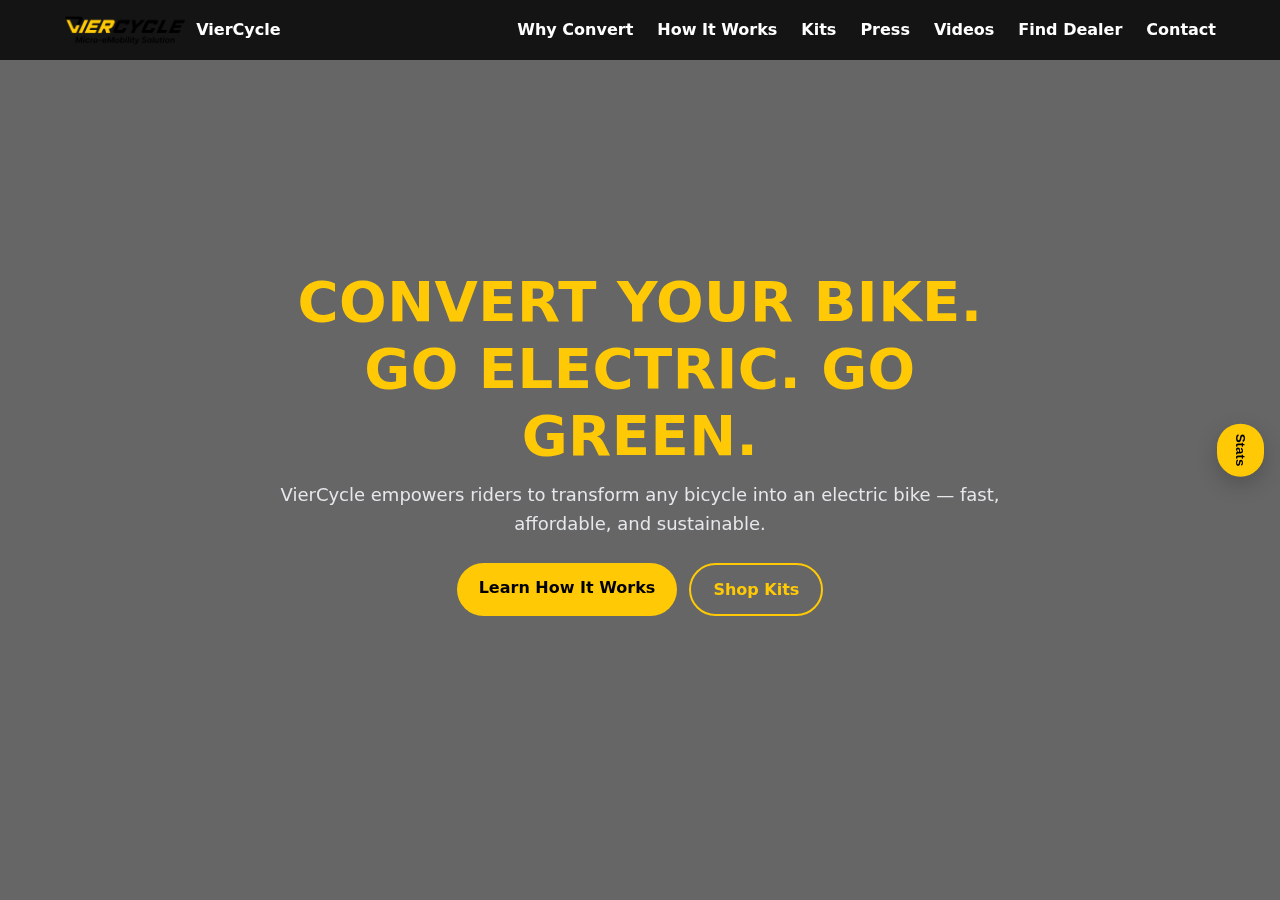
<file: index copy.html>
<!DOCTYPE html>
<html lang="en">
  <head>
    <meta charset="UTF-8" />
    <meta name="viewport" content="width=device-width, initial-scale=1.0" />
    <title>VierCycle — Convert Your Bike. Go Electric. Go Green.</title>
    <link rel="icon" type="image/png" href="/logo.png" />
    <style>
      :root {
        --brand: #ffca05;
        --text: #1f2937;
        --muted: #6b7280;
        --bg: #ffffff;
        --bg-alt: #f9fafb;
        --black: #000;
      }
      * {
        box-sizing: border-box;
      }
      body {
        margin: 0;
        font-family: Inter, system-ui, -apple-system, Segoe UI, Roboto, Ubuntu,
          Cantarell, Noto Sans, sans-serif;
        color: var(--text);
        background: var(--bg);
        line-height: 1.6;
      }
      img {
        max-width: 100%;
        display: block;
      }
      a {
        color: inherit;
        text-decoration: none;
      }
      .container {
        max-width: 1200px;
        margin: 0 auto;
        padding: 0 24px;
      }
      .btn {
        display: inline-block;
        padding: 12px 22px;
        border-radius: 999px;
        font-weight: 700;
        transition: 0.2s;
      }
      .btn-primary {
        background: var(--brand);
        color: #000;
      }
      .btn-primary:hover {
        filter: brightness(0.95);
      }
      .btn-outline {
        border: 2px solid var(--brand);
        color: var(--brand);
      }
      .btn-outline:hover {
        background: var(--brand);
        color: #000;
      }
      h1,
      h2,
      h3 {
        line-height: 1.2;
        margin: 0 0 12px;
      }
      h2.section-title {
        font-size: 32px;
        text-transform: uppercase;
        color: var(--brand);
        text-align: center;
        margin-bottom: 40px;
      }
      .nav {
        position: fixed;
        top: 0;
        left: 0;
        right: 0;
        z-index: 50;
        background: rgba(0, 0, 0, 0.8);
        backdrop-filter: saturate(180%) blur(6px);
        color: #fff;
      }
      .nav .inner {
        max-width: 1200px;
        margin: 0 auto;
        display: flex;
        align-items: center;
        justify-content: space-between;
        padding: 14px 24px;
      }
      .nav .brand {
        display: flex;
        align-items: center;
        gap: 10px;
      }
      .nav .brand img {
        height: 32px;
      }
      .nav .menu {
        display: none;
        gap: 24px;
        font-weight: 600;
      }
      .nav a:hover {
        color: var(--brand);
      }
      .nav .hamburger {
        display: inline-flex;
        padding: 8px;
        border-radius: 8px;
      }
      .hero {
        position: relative;
        min-height: 100vh;
        display: flex;
        align-items: center;
        justify-content: center;
        background: url("https://images.unsplash.com/photo-1600962815705-1e6a7d34ddc1?auto=format&fit=crop&w=1600&q=80")
          center/cover;
        padding-top: 64px;
      }
      .hero::before {
        content: "";
        position: absolute;
        inset: 0;
        background: rgba(0, 0, 0, 0.6);
      }
      .hero-inner {
        position: relative;
        text-align: center;
        max-width: 780px;
        padding: 0 16px;
      }
      .hero h1 {
        font-size: 44px;
        color: var(--brand);
        text-transform: uppercase;
        letter-spacing: 0.5px;
        margin-bottom: 10px;
      }
      .hero p {
        color: #e5e7eb;
        font-size: 18px;
        margin: 12px 0 24px;
      }
      .hero .actions {
        display: flex;
        gap: 12px;
        justify-content: center;
        flex-wrap: wrap;
      }
      section {
        padding: 80px 0;
      }
      .alt {
        background: var(--bg-alt);
      }
      .grid-3 {
        display: grid;
        grid-template-columns: 1fr;
        gap: 28px;
      }
      .card {
        text-align: center;
        padding: 18px;
      }
      .card h3 {
        font-size: 20px;
        margin-top: 10px;
      }
      .card p {
        color: var(--muted);
      }
      .steps {
        display: grid;
        grid-template-columns: repeat(1, 1fr);
        gap: 24px;
        text-align: center;
      }
      .step-num {
        width: 64px;
        height: 64px;
        border-radius: 999px;
        background: var(--brand);
        color: #000;
        display: flex;
        align-items: center;
        justify-content: center;
        font-size: 24px;
        font-weight: 800;
        margin: 0 auto 12px;
      }
      .grid-3.cards {
        gap: 24px;
      }
      .product {
        background: #f3f4f6;
        border-radius: 16px;
        overflow: hidden;
        box-shadow: 0 4px 16px rgba(0, 0, 0, 0.05);
        transition: 0.2s;
      }
      .product:hover {
        box-shadow: 0 8px 22px rgba(0, 0, 0, 0.1);
      }
      .product .body {
        padding: 20px;
        text-align: center;
      }
      .product h3 {
        color: var(--brand);
        font-size: 22px;
      }
      .muted {
        color: var(--muted);
      }
      .press-grid {
        display: grid;
        grid-template-columns: 1fr;
        gap: 24px;
      }
      .press-item {
        background: #fff;
        border-radius: 16px;
        overflow: hidden;
        box-shadow: 0 4px 16px rgba(0, 0, 0, 0.05);
        transition: 0.2s;
      }
      .press-item:hover {
        box-shadow: 0 8px 22px rgba(0, 0, 0, 0.1);
      }
      .press-item .body {
        padding: 16px;
      }
      .press-item h3 {
        color: var(--brand);
        font-size: 18px;
        margin-bottom: 6px;
      }
      .video-grid {
        display: grid;
        grid-template-columns: 1fr;
        gap: 24px;
      }
      .video {
        border-radius: 16px;
        overflow: hidden;
        box-shadow: 0 4px 16px rgba(0, 0, 0, 0.05);
        transition: 0.2s;
      }
      .video:hover {
        box-shadow: 0 8px 22px rgba(0, 0, 0, 0.1);
      }
      .video .thumb {
        position: relative;
      }
      .video .thumb::after {
        content: "";
        position: absolute;
        inset: 0;
        background: rgba(0, 0, 0, 0.3);
      }
      .play {
        position: absolute;
        inset: 0;
        display: flex;
        align-items: center;
        justify-content: center;
      }
      .play .dot {
        width: 56px;
        height: 56px;
        border-radius: 999px;
        background: var(--brand);
        display: flex;
        align-items: center;
        justify-content: center;
      }
      .play svg {
        width: 26px;
        height: 26px;
        fill: #000;
      }
      .video .body {
        padding: 14px;
      }
      .video h3 {
        color: var(--brand);
        font-size: 18px;
      }
      .dealer {
        display: grid;
        grid-template-columns: 1fr;
        gap: 28px;
        align-items: center;
      }
      .field {
        padding: 12px 14px;
        border: 1px solid #d1d5db;
        border-radius: 12px;
        font-size: 16px;
        width: 100%;
      }
      .field:focus {
        outline: 2px solid var(--brand);
      }
      .btn-row {
        display: flex;
        gap: 12px;
        flex-wrap: wrap;
      }
      .map {
        position: relative;
        border-radius: 16px;
        overflow: hidden;
        box-shadow: 0 4px 16px rgba(0, 0, 0, 0.08);
      }
      .map .badge {
        position: absolute;
        left: 16px;
        bottom: 16px;
        background: rgba(0, 0, 0, 0.6);
        color: #fff;
        padding: 6px 12px;
        border-radius: 999px;
        font-size: 13px;
      }
      .testi-grid {
        display: grid;
        grid-template-columns: 1fr;
        gap: 24px;
      }
      .testi {
        background: #fff;
        border-radius: 16px;
        box-shadow: 0 4px 16px rgba(0, 0, 0, 0.05);
        padding: 24px;
      }
      .testi p.name {
        color: var(--brand);
        font-weight: 700;
        margin: 10px 0 0;
      }
      footer {
        background: #000;
        color: #d1d5db;
        padding: 48px 0;
      }
      footer h4 {
        color: var(--brand);
        margin: 0 0 10px;
      }
      footer a:hover {
        color: #fff;
      }
      footer .cols {
        display: grid;
        grid-template-columns: 1fr;
        gap: 24px;
      }
      footer .copy {
        border-top: 1px solid #374151;
        margin-top: 24px;
        padding-top: 14px;
        text-align: center;
        font-size: 14px;
      }
      .stats-toggle {
        position: fixed;
        right: 16px;
        top: 50%;
        transform: translateY(-50%);
        z-index: 60;
        background: var(--brand);
        color: #000;
        border: none;
        border-radius: 999px;
        padding: 10px 16px;
        font-weight: 800;
        box-shadow: 0 8px 22px rgba(0, 0, 0, 0.2);
        cursor: pointer;
        writing-mode: vertical-rl;
        text-orientation: mixed;
      }
      .stats-panel {
        position: fixed;
        top: 0;
        right: -360px;
        height: 100vh;
        width: 320px;
        background: #0b0b0b;
        color: #fff;
        z-index: 70;
        transition: right 0.28s ease-in-out;
        box-shadow: -8px 0 24px rgba(0, 0, 0, 0.35);
        display: flex;
        flex-direction: column;
      }
      .stats-panel.open {
        right: 0;
      }
      .stats-header {
        display: flex;
        align-items: center;
        justify-content: space-between;
        padding: 16px 18px;
        border-bottom: 1px solid #1f2937;
      }
      .stats-title {
        display: flex;
        align-items: center;
        gap: 10px;
      }
      .stats-title .dot {
        width: 10px;
        height: 10px;
        background: var(--brand);
        border-radius: 999px;
      }
      .stats-close {
        background: transparent;
        border: 1px solid #333;
        color: #eee;
        border-radius: 8px;
        padding: 6px 10px;
        cursor: pointer;
      }
      .stats-body {
        padding: 18px;
        display: grid;
        gap: 14px;
        overflow: auto;
      }
      .metric {
        background: #121212;
        border: 1px solid #1f2937;
        border-radius: 14px;
        padding: 14px;
        display: flex;
        gap: 12px;
        align-items: center;
      }
      .metric .icon {
        width: 44px;
        height: 44px;
        border-radius: 12px;
        background: rgba(255, 202, 5, 0.1);
        display: flex;
        align-items: center;
        justify-content: center;
      }
      .metric .label {
        font-size: 12px;
        color: #9ca3af;
        text-transform: uppercase;
        letter-spacing: 0.08em;
      }
      .metric .value {
        font-size: 22px;
        font-weight: 800;
        color: var(--brand);
      }
      @media (min-width: 640px) {
        .nav .menu {
          display: flex;
        }
        .nav .hamburger {
          display: none;
        }
        .grid-3 {
          grid-template-columns: repeat(3, 1fr);
        }
        .steps {
          grid-template-columns: repeat(4, 1fr);
        }
        .press-grid {
          grid-template-columns: repeat(3, 1fr);
        }
        .video-grid {
          grid-template-columns: repeat(3, 1fr);
        }
        .dealer {
          grid-template-columns: repeat(2, 1fr);
        }
        .testi-grid {
          grid-template-columns: repeat(3, 1fr);
        }
        footer .cols {
          grid-template-columns: repeat(4, 1fr);
        }
        .hero h1 {
          font-size: 56px;
        }
      }
    </style>
  </head>
  <body>
    <header class="nav">
      <div class="inner">
        <a href="#" class="brand">
          <img src="/logo.png" alt="VierCycle" />
          <strong>VierCycle</strong>
        </a>
        <nav class="menu" aria-label="Primary">
          <a href="#why">Why Convert</a>
          <a href="#how">How It Works</a>
          <a href="#featured">Kits</a>
          <a href="#press">Press</a>
          <a href="#videos">Videos</a>
          <a href="#dealer">Find Dealer</a>
          <a href="#contact">Contact</a>
        </nav>
        <button class="hamburger" aria-label="Menu">
          <svg
            xmlns="http://www.w3.org/2000/svg"
            viewBox="0 0 24 24"
            stroke="#fff"
            fill="none"
            stroke-width="2"
          >
            <path
              stroke-linecap="round"
              stroke-linejoin="round"
              d="M4 6h16M4 12h16M4 18h16"
            />
          </svg>
        </button>
      </div>
    </header>

    <!-- Floating Stats Toggle -->
    <button
      class="stats-toggle"
      aria-controls="stats-panel"
      aria-expanded="false"
    >
      Stats
    </button>

    <!-- Sidebar Stats Panel -->
    <aside id="stats-panel" class="stats-panel" aria-hidden="true">
      <div class="stats-header">
        <div class="stats-title">
          <span class="dot"></span><strong>VierCycle Metrics</strong>
        </div>
        <button class="stats-close" aria-label="Close stats">Close</button>
      </div>
      <div class="stats-body">
        <div class="metric">
          <div class="icon">🚲</div>
          <div>
            <div class="label">Sale Kits</div>
            <div class="value" data-value="1200">1,200</div>
          </div>
        </div>
        <div class="metric">
          <div class="icon">👤</div>
          <div>
            <div class="label">Customers</div>
            <div class="value" data-value="980">980</div>
          </div>
        </div>
        <div class="metric">
          <div class="icon">🌿</div>
          <div>
            <div class="label">CO₂ Cut Off (kg)</div>
            <div class="value" data-value="256000">256,000</div>
          </div>
        </div>
        <div class="metric">
          <div class="icon">🌍</div>
          <div>
            <div class="label">Countries</div>
            <div class="value" data-value="8">8</div>
          </div>
        </div>
      </div>
    </aside>

    <section class="hero" id="hero">
      <div class="hero-inner">
        <h1>Convert Your Bike. Go Electric. Go Green.</h1>
        <p>
          VierCycle empowers riders to transform any bicycle into an electric
          bike — fast, affordable, and sustainable.
        </p>
        <div class="actions">
          <a href="#how" class="btn btn-primary">Learn How It Works</a>
          <a href="#featured" class="btn btn-outline">Shop Kits</a>
        </div>
      </div>
    </section>

    <!-- (Content omitted for brevity: Why Convert, How It Works, Featured Kits, Press, Videos, Dealer, Testimonials, Footer) -->

    <script>
      const toggleBtn = document.querySelector(".stats-toggle");
      const panel = document.getElementById("stats-panel");
      const closeBtn = document.querySelector(".stats-close");
      function openPanel() {
        panel.classList.add("open");
        toggleBtn.setAttribute("aria-expanded", "true");
        panel.setAttribute("aria-hidden", "false");
      }
      function closePanel() {
        panel.classList.remove("open");
        toggleBtn.setAttribute("aria-expanded", "false");
        panel.setAttribute("aria-hidden", "true");
      }
      toggleBtn.addEventListener("click", () =>
        panel.classList.contains("open") ? closePanel() : openPanel()
      );
      closeBtn.addEventListener("click", closePanel);
    </script>
  </body>
</html>
</file>
<file: ldp-01/style.css>
:root{
  --bg:#0b0c10;
  --card:#111317;
  --muted:#a7b0c0;
  --text:#e8eef9;
  --brand:#7346FF;
  --brand-2:#22CFCA;
  --accent:#FFCA05;
  --ok:#31d0aa;
  --danger:#ff5e5e;
  --max:1200px;
  --radius:18px;
  --shadow:0 10px 30px rgba(0,0,0,.25);
  --shadow-soft:0 8px 20px rgba(0,0,0,.18);
  --blur: saturate(160%) blur(10px);
}
*{box-sizing:border-box}
html,body{height:100%}
body{
  margin:0; font-family:Inter, system-ui, -apple-system, Segoe UI, Roboto, Helvetica, Arial, "Apple Color Emoji","Segoe UI Emoji";
  color:var(--text); background:radial-gradient(1200px 600px at 10% -10%, rgba(115,70,255,.15), transparent 60%),
                     radial-gradient(1200px 600px at 110% 10%, rgba(34,207,202,.12), transparent 60%),
                     var(--bg);
}
a{color:inherit; text-decoration:none}
img{max-width:100%; display:block}
.container{max-width:var(--max); margin-inline:auto; padding:0 20px}

/* Header */
header{
  position:sticky; top:0; z-index:50; backdrop-filter:var(--blur);
  background:rgba(11,12,16,.6); border-bottom:1px solid rgba(255,255,255,.06)
}
.nav{display:flex; align-items:center; justify-content:space-between; padding:14px 0}
.brand{display:flex; align-items:center; gap:10px}
.logo{
  width:36px; height:36px; border-radius:10px; background:linear-gradient(135deg, var(--brand), var(--brand-2));
  display:grid; place-items:center; color:#fff; font-weight:800; letter-spacing:.5px
}
.nav a.btn{margin-left:10px}
.nav-links{display:flex; gap:20px; align-items:center}
.nav-links a{opacity:.8}
.nav-links a:hover{opacity:1}

/* Buttons */
.btn{display:inline-flex; align-items:center; gap:10px; padding:12px 18px; border-radius:999px; border:1px solid rgba(255,255,255,.12);
  background:#161922; color:var(--text); transition:.2s ease; font-weight:600}
.btn:hover{transform:translateY(-1px); box-shadow:var(--shadow-soft)}
.btn.primary{background:linear-gradient(135deg, var(--brand), var(--brand-2)); border-color:transparent; color:#fff}
.btn.ghost{background:transparent}

/* Hero */
.hero{padding:70px 0 40px}
.hero-grid{display:grid; grid-template-columns:1.2fr .8fr; gap:40px; align-items:center}
.eyebrow{display:inline-flex; align-items:center; gap:8px; font-size:.85rem; color:var(--muted); background:rgba(255,255,255,.06);
  padding:8px 12px; border-radius:999px; border:1px solid rgba(255,255,255,.1)}
.hero h1{font-size:clamp(2rem, 3.8vw, 3.2rem); line-height:1.05; margin:12px 0 12px}
.hero p{font-size:1.1rem; color:#cdd6e6; margin:0 0 20px}
.signup{
  display:flex; gap:10px; flex-wrap:wrap; align-items:center; margin:14px 0 8px
}
.signup input[type=email]{
  flex:1 1 280px; min-width:240px; padding:14px 16px; border-radius:999px; border:1px solid rgba(255,255,255,.12);
  background:#0f1116; color:var(--text); outline:none
}
.subtext{font-size:.9rem; color:var(--muted)}

.device{
  position:relative; border-radius:24px; overflow:hidden; background:linear-gradient(180deg, #141824, #0d1017);
  border:1px solid rgba(255,255,255,.08); box-shadow:var(--shadow)
}
.device::after{
  content:""; position:absolute; inset:0; background:radial-gradient(800px 400px at 10% -10%, rgba(115,70,255,.2), transparent 60%);
  pointer-events:none
}
.device-media{aspect-ratio:16/10; display:grid; place-items:center}
.device-frame{width:84%; aspect-ratio:16/9; border-radius:16px; border:1px solid rgba(255,255,255,.08); background:#000;
  display:grid; place-items:center; overflow:hidden}
.mock{
  width:100%; height:100%; background:repeating-linear-gradient(45deg, #151923 0 14px, #121620 14px 28px);
  position:relative
}
.mock .badge{
  position:absolute; top:14px; left:14px; background:rgba(255,255,255,.06); border:1px solid rgba(255,255,255,.12);
  padding:6px 10px; border-radius:999px; font-size:.8rem; color:#d9e2f2
}
.mock .center-text{position:absolute; inset:0; display:grid; place-items:center; text-align:center; padding:20px; color:#dfe7fb}

/* Social proof strip */
.strip{padding:22px 0; border-top:1px solid rgba(255,255,255,.06); border-bottom:1px solid rgba(255,255,255,.06); margin:20px 0 10px}
.strip .row{display:flex; gap:24px; flex-wrap:wrap; align-items:center; justify-content:center; opacity:.9}
.strip .row span{font-size:.88rem; color:var(--muted)}

/* Progress / stats */
.stats{display:grid; grid-template-columns:repeat(3,1fr); gap:16px; margin:22px 0 10px}
.card{background:rgba(255,255,255,.04); border:1px solid rgba(255,255,255,.08); padding:18px; border-radius:var(--radius)}
.stat-num{font-weight:800; font-size:1.4rem}
.progress{height:10px; border-radius:999px; background:rgba(255,255,255,.08); overflow:hidden}
.progress > i{display:block; height:100%; width:72%; background:linear-gradient(90deg, var(--brand), var(--brand-2))}

/* Sections */
section{padding:60px 0}
.section-head{display:flex; align-items:flex-end; justify-content:space-between; gap:16px; margin-bottom:26px}
.section-head h2{margin:0; font-size:clamp(1.6rem, 2.8vw, 2.2rem)}
.section-head p{margin:0; color:var(--muted)}

/* Features grid */
.features{display:grid; grid-template-columns:repeat(3, 1fr); gap:18px}
.feature{background:linear-gradient(180deg, #141824, #10131a); border:1px solid rgba(255,255,255,.08); border-radius:var(--radius); padding:18px}
.feature h3{margin:10px 0 6px; font-size:1.1rem}
.icon{width:38px; height:38px; border-radius:12px; display:grid; place-items:center; background:linear-gradient(135deg, var(--brand), var(--brand-2)); font-weight:700}

/* Steps */
.steps{display:grid; grid-template-columns:repeat(3,1fr); gap:18px}
.step{padding:22px; border-radius:var(--radius); background:rgba(255,255,255,.04); border:1px solid rgba(255,255,255,.08)}
.step .num{width:28px; height:28px; border-radius:50%; background:var(--brand); display:grid; place-items:center; font-weight:800}

/* Specs strip */
.specs{
  display:grid; grid-template-columns:repeat(4,1fr); gap:16px
}
.spec{padding:18px; border:1px dashed rgba(255,255,255,.18); border-radius:14px; background:rgba(255,255,255,.03)}
.spec .k{font-size:1rem; color:var(--muted)}
.spec .v{font-weight:800; font-size:1.2rem}

/* Gallery */
.gallery{display:grid; grid-template-columns:repeat(3, 1fr); gap:16px}
.tile{position:relative; border-radius:16px; overflow:hidden; background:#0f1218; border:1px solid rgba(255,255,255,.08)}
.tile .label{position:absolute; left:10px; bottom:10px; background:rgba(0,0,0,.45); padding:6px 10px; border-radius:999px; font-size:.82rem}
.tile .ph{aspect-ratio:4/3; background:linear-gradient(135deg, #1a1f2b, #0f131c)}

/* Testimonials */
.quotes{display:grid; grid-template-columns:repeat(3,1fr); gap:16px}
blockquote{margin:0; padding:18px; background:rgba(255,255,255,.04); border:1px solid rgba(255,255,255,.08); border-radius:var(--radius);
  font-size:.98rem; color:#d9e2f2}
blockquote footer{margin-top:10px; color:var(--muted)}

/* FAQ */
.faq{max-width:900px; margin-inline:auto}
details{background:#10131a; border:1px solid rgba(255,255,255,.08); border-radius:14px; padding:14px 16px; margin:10px 0}
summary{cursor:pointer; font-weight:700}
details[open]{box-shadow:var(--shadow-soft)}

/* Footer */
footer{padding:40px 0; border-top:1px solid rgba(255,255,255,.06); color:var(--muted)}

/* Responsive */
@media (max-width: 960px){
  .hero-grid{grid-template-columns:1fr; gap:24px}
  .features{grid-template-columns:1fr 1fr}
  .steps{grid-template-columns:1fr 1fr}
  .gallery{grid-template-columns:1fr 1fr}
  .quotes{grid-template-columns:1fr 1fr}
  .stats{grid-template-columns:1fr 1fr 1fr}
}
@media (max-width: 640px){
  .features, .steps, .specs, .gallery, .quotes{grid-template-columns:1fr}
  .stats{grid-template-columns:1fr 1fr}
  .nav-links{display:none}
}
</file>
<file: ldp-u/style.css>
/* VierKit Pre‑Order Landing — style.css */
:root{
  --yellow:#FFCA05;
  --purple:#7346FF;
  --teal:#22CFCA;
  --ink:#000000;
  --ink-2:#1c1f24;
  --muted:#6b7280;
  --bg:#ffffff;
  --radius:16px;
}

*{box-sizing:border-box}
html,body{margin:0;padding:0}
body{
  font-family:Inter,system-ui,-apple-system,Segoe UI,Roboto,Arial,Helvetica,sans-serif;
  color:var(--ink);
  background:var(--bg);
  line-height:1.5;
}

/* Layout helpers */
.container{width:min(1120px, 92%); margin-inline:auto}
.section{padding:72px 0}
.grid-2{display:grid; grid-template-columns:1.1fr 1fr}
.gap-lg{gap:56px}
.align-center{align-items:center}
.center{text-align:center}
.reverse-on-mobile{}
@media (max-width: 900px){
  .grid-2{grid-template-columns:1fr}
  .reverse-on-mobile{display:flex; flex-direction:column-reverse}
}

/* Header */
.site-header{
  position:sticky; top:0; z-index:100;
  background:rgba(255,255,255,.8);
  backdrop-filter:saturate(140%) blur(10px);
  border-bottom:1px solid #eef0f4;
}
.header-inner{display:flex; gap:16px; align-items:center; padding:12px 0}
.logo{font-weight:800; letter-spacing:.5px; color:var(--ink); text-decoration:none}
.nav{display:flex; gap:20px; margin-left:auto}
.nav a{color:#394150; text-decoration:none}
.nav a:hover{color:var(--ink)}

/* Buttons */
.btn{display:inline-block; padding:12px 18px; border-radius:999px; text-decoration:none; font-weight:600; border:1px solid transparent}
.btn-sm{padding:8px 14px; font-size:14px}
.btn-primary{background:var(--yellow); color:#111}
.btn-primary:hover{opacity:.9}
.btn-secondary{background:var(--yellow); color:#111}
.btn-ghost{background:black; color:var(--white); border-color:#d7dbe2}
.btn-block{width:100%}

/* Hero */
.hero{padding:0px 0 24px; background:black; color:#fff}
.hero-card{
  display:grid; grid-template-columns:1.05fr 1fr; gap:24px;
  background: transparent;
  border-radius:0;
  border:none;
}
.hero-left .hero-kicker{font-size:40px; margin:0 0 8px}
.hero-sub{display:flex; align-items:center; gap:12px; color:#cbd5e1; font-weight:600; letter-spacing:.5px}
.hero-date{background:var(--yellow); color:#111; padding:4px 10px; border-radius:8px; font-weight:800}
.hero-divider{height:2px; width:36px; background:#475569; display:inline-block}
.hero-power{opacity:.9}
.hero-brand{font-size:44px; font-weight:800; color:var(--yellow); margin:6px 0 12px; letter-spacing:.5px}
.hero-copy{color:#cbd5e1; max-width:48ch}
.hero-ctas{display:flex; gap:12px; margin-top:16px}
.hero-right .hero-image{
  height:320px; border-radius:12px; background:
    radial-gradient(200px 100px at 70% 30%, rgba(255,255,255,.12), transparent),
    linear-gradient(180deg,#2b2f36,#0f1117);
  border:1px solid rgba(255,255,255,.08);
}
.hero-image {
  width: 100%;
  height: auto;
  border-radius: 0px;
  object-fit: cover;
  border: none;
}

@media (max-width: 900px){
  .hero-card{grid-template-columns:1fr}
  .hero-left .hero-kicker{font-size:32px}
  .hero-brand{font-size:36px}
}

/* Illustrations (placeholders) */
.img{width:100%; height:260px; background:#e5e7eb; border-radius:12px; border:1px solid #e5e7eb}
.img-yellow{background:var(--yellow); border-color:transparent}
.img-bike{background:
  linear-gradient(0deg, rgba(0,0,0,.06), rgba(0,0,0,.06)),
  var(--yellow);}
.img-hub{
  background:
    radial-gradient(120px 120px at 50% 50%, rgba(0,0,0,.2), rgba(0,0,0,0) 60%),
    var(--yellow);
}
.img-app{
  background:
    linear-gradient(180deg, rgba(0,0,0,.08), rgba(0,0,0,0)),
    var(--yellow);
}

/* 3 Step */
.heading-row{display:flex; align-items:flex-end; gap:12px}
.heading-row .num{font-size:52px; font-weight:800; line-height:1; color:#111}
.heading-row h2{margin:0 0 6px}

/* Bullets */
.bullets{margin:12px 0 0 0; padding:0 0 0 18px}
.bullets li{margin:8px 0}

/* Split section (AI PAS block) */
.section-split{padding-block:24px}
.split{
  display:grid; grid-template-columns:1fr 1fr; gap:28px; align-items:center;
  position:relative;
}
.split::before{
  content:""; position:absolute; left:50%; top:0; bottom:0; width:1px; background:#f1f5f9;
  transform:translateX(-50%);
}
@media (max-width: 900px){
  .split{grid-template-columns:1fr}
  .split::before{display:none}
}

/* Enjoy banner */
.enjoy{padding:0 0 80px}
.enjoy-inner{position:relative}
.enjoy-image{
  height:360px;
  background:
    linear-gradient(180deg, rgba(0,0,0,.25), rgba(0,0,0,.25)),
    url('') center/cover no-repeat, 
    linear-gradient(180deg, #d1d5db, #cbd5e1);
  border-radius:16px;
}
.enjoy-text{
  position:absolute; inset:auto 24px 24px auto; transform:translateY(0);
  display:flex; gap:16px; align-items:center; flex-wrap:wrap;
}
.enjoy-headline{font-size:48px; font-weight:800; color:#fff; text-shadow:0 2px 16px rgba(0,0,0,.5)}
.enjoy-headline span{font-weight:800}
@media (max-width: 900px){
  .enjoy-headline{font-size:36px}
  .enjoy-text{inset:auto 16px 16px auto}
}

/* Form */
.form-section{background:#fafafa; border-top:1px solid #eef0f4; border-bottom:1px solid #eef0f4}
.sub{color:var(--muted); margin-top:4px}
.form{margin-top:24px; display:flex; flex-direction:column; gap:16px}
.form-grid{display:grid; grid-template-columns:repeat(3,1fr); gap:16px}
.form label{display:flex; flex-direction:column; gap:8px; font-weight:600; color:#1f2937}
input, select, textarea{
  width:100%; padding:12px 14px; border-radius:12px; border:1px solid #dfe3ea; outline:none;
  background:#fff; font:inherit;
}
input:focus, select:focus, textarea:focus{border-color:var(--purple); box-shadow:0 0 0 3px rgba(115,70,255,.12)}
textarea{resize:vertical}
@media (max-width: 900px){
  .form-grid{grid-template-columns:1fr}
}

/* Footer */
.site-footer{padding:28px 0; background:#0b0d10; color:#cbd5e1}
.footer-inner{display:flex; justify-content:space-between; align-items:center; gap:16px}
.footer-links{display:flex; gap:16px}
.footer-links a{color:#cbd5e1; text-decoration:none}
.footer-links a:hover{color:#fff}
</file>
<file: viercycle_site_export/style.css>
:root{
  --brand:#FFCA05;
  --text:#1f2937;
  --muted:#6b7280;
  --bg:#ffffff;
  --bg-alt:#f9fafb;
  --black:#000;
}

*{box-sizing:border-box}
body{margin:0;font-family:Inter,system-ui,-apple-system,Segoe UI,Roboto,Ubuntu,Cantarell,Noto Sans,sans-serif;color:var(--text);background:var(--bg);line-height:1.6}
img{max-width:100%;display:block}
a{color:inherit;text-decoration:none}
.container{max-width:1200px;margin:0 auto;padding:0 24px}
.btn{display:inline-block;padding:12px 22px;border-radius:999px;font-weight:700;transition:.2s}
.btn-primary{background:var(--brand);color:#000}
.btn-primary:hover{filter:brightness(0.95)}
.btn-outline{border:2px solid var(--brand);color:var(--brand)}
.btn-outline:hover{background:var(--brand);color:#000}
h1,h2,h3{line-height:1.2;margin:0 0 12px}
h2.section-title{font-size:32px;text-transform:uppercase;color:var(--brand);text-align:center;margin-bottom:40px}

/* NAV */
.nav{position:fixed;top:0;left:0;right:0;z-index:50;background:rgba(0,0,0,.8);backdrop-filter:saturate(180%) blur(6px);color:#fff}
.nav .inner{max-width:1200px;margin:0 auto;display:flex;align-items:center;justify-content:space-between;padding:14px 24px}
.nav .brand{display:flex;align-items:center;gap:10px}
.nav .brand img{height:32px}
.nav .menu{display:none;gap:24px;font-weight:600}
.nav a:hover{color:var(--brand)}
.nav .hamburger{display:inline-flex;padding:8px;border-radius:8px}

/* Hero */
.hero{position:relative;min-height:100vh;display:flex;align-items:center;justify-content:center;padding-top:64px}
.hero::before{content:"";position:absolute;inset:0;background:rgba(0,0,0,.6)}
.hero-inner{position:relative;text-align:center;max-width:780px;padding:0 16px}
.hero h1{font-size:44px;color:var(--brand);text-transform:uppercase;letter-spacing:.5px;margin-bottom:10px}
.hero p{color:#e5e7eb;font-size:18px;margin:12px 0 24px}
.hero .actions{display:flex;gap:12px;justify-content:center;flex-wrap:wrap}
.hero .bg{position:absolute;inset:0;background-position:center;background-size:cover;z-index:-1}

/* Sections */
section{padding:80px 0}
.alt{background:var(--bg-alt)}

/* Why Convert */
.grid-3{display:grid;grid-template-columns:1fr;gap:28px}
.card{text-align:center;padding:18px}
.card h3{font-size:20px;margin-top:10px}
.card p{color:var(--muted)}

/* How it works */
.steps{display:grid;grid-template-columns:repeat(1,1fr);gap:24px;text-align:center}
.step-num{width:64px;height:64px;border-radius:999px;background:var(--brand);color:#000;display:flex;align-items:center;justify-content:center;font-size:24px;font-weight:800;margin:0 auto 12px}

/* Featured */
.grid-3.cards{gap:24px}
.product{background:#f3f4f6;border-radius:16px;overflow:hidden;box-shadow:0 4px 16px rgba(0,0,0,.05);transition:.2s}
.product:hover{box-shadow:0 8px 22px rgba(0,0,0,.1)}
.product .body{padding:20px;text-align:center}
.product h3{color:var(--brand);font-size:22px}
.muted{color:var(--muted)}

/* Press */
.press-grid{display:grid;grid-template-columns:1fr;gap:24px}
.press-item{background:#fff;border-radius:16px;overflow:hidden;box-shadow:0 4px 16px rgba(0,0,0,.05);transition:.2s}
.press-item:hover{box-shadow:0 8px 22px rgba(0,0,0,.1)}
.press-item .body{padding:16px}
.press-item h3{color:var(--brand);font-size:18px;margin-bottom:6px}

/* Videos */
.video-grid{display:grid;grid-template-columns:1fr;gap:24px}
.video{border-radius:16px;overflow:hidden;box-shadow:0 4px 16px rgba(0,0,0,.05);transition:.2s}
.video:hover{box-shadow:0 8px 22px rgba(0,0,0,.1)}
.video .thumb{position:relative}
.video .thumb::after{content:"";position:absolute;inset:0;background:rgba(0,0,0,.3)}
.play{position:absolute;inset:0;display:flex;align-items:center;justify-content:center}
.play .dot{width:56px;height:56px;border-radius:999px;background:var(--brand);display:flex;align-items:center;justify-content:center}
.play svg{width:26px;height:26px;fill:#000}
.video .body{padding:14px}
.video h3{color:var(--brand);font-size:18px}

/* Dealer */
.dealer{display:grid;grid-template-columns:1fr;gap:28px;align-items:center}
.field{padding:12px 14px;border:1px solid #d1d5db;border-radius:12px;font-size:16px;width:100%}
.field:focus{outline:2px solid var(--brand)}
.btn-row{display:flex;gap:12px;flex-wrap:wrap}
.map{position:relative;border-radius:16px;overflow:hidden;box-shadow:0 4px 16px rgba(0,0,0,.08)}
.map .badge{position:absolute;left:16px;bottom:16px;background:rgba(0,0,0,.6);color:#fff;padding:6px 12px;border-radius:999px;font-size:13px}

/* Testimonials */
.testi-grid{display:grid;grid-template-columns:1fr;gap:24px}
.testi{background:#fff;border-radius:16px;box-shadow:0 4px 16px rgba(0,0,0,.05);padding:24px}
.testi p.name{color:var(--brand);font-weight:700;margin:10px 0 0}

/* Footer */
footer{background:#000;color:#d1d5db;padding:48px 0}
footer h4{color:var(--brand);margin:0 0 10px}
footer a:hover{color:#fff}
footer .cols{display:grid;grid-template-columns:1fr;gap:24px}
footer .copy{border-top:1px solid #374151;margin-top:24px;padding-top:14px;text-align:center;font-size:14px}

/* Responsive */
@media (min-width: 640px){
  .nav .menu{display:flex}
  .nav .hamburger{display:none}
  .grid-3{grid-template-columns:repeat(3,1fr)}
  .steps{grid-template-columns:repeat(4,1fr)}
  .press-grid{grid-template-columns:repeat(3,1fr)}
  .video-grid{grid-template-columns:repeat(3,1fr)}
  .dealer{grid-template-columns:repeat(2,1fr)}
  .testi-grid{grid-template-columns:repeat(3,1fr)}
  footer .cols{grid-template-columns:repeat(4,1fr)}
  .hero h1{font-size:56px}
}
</file>
